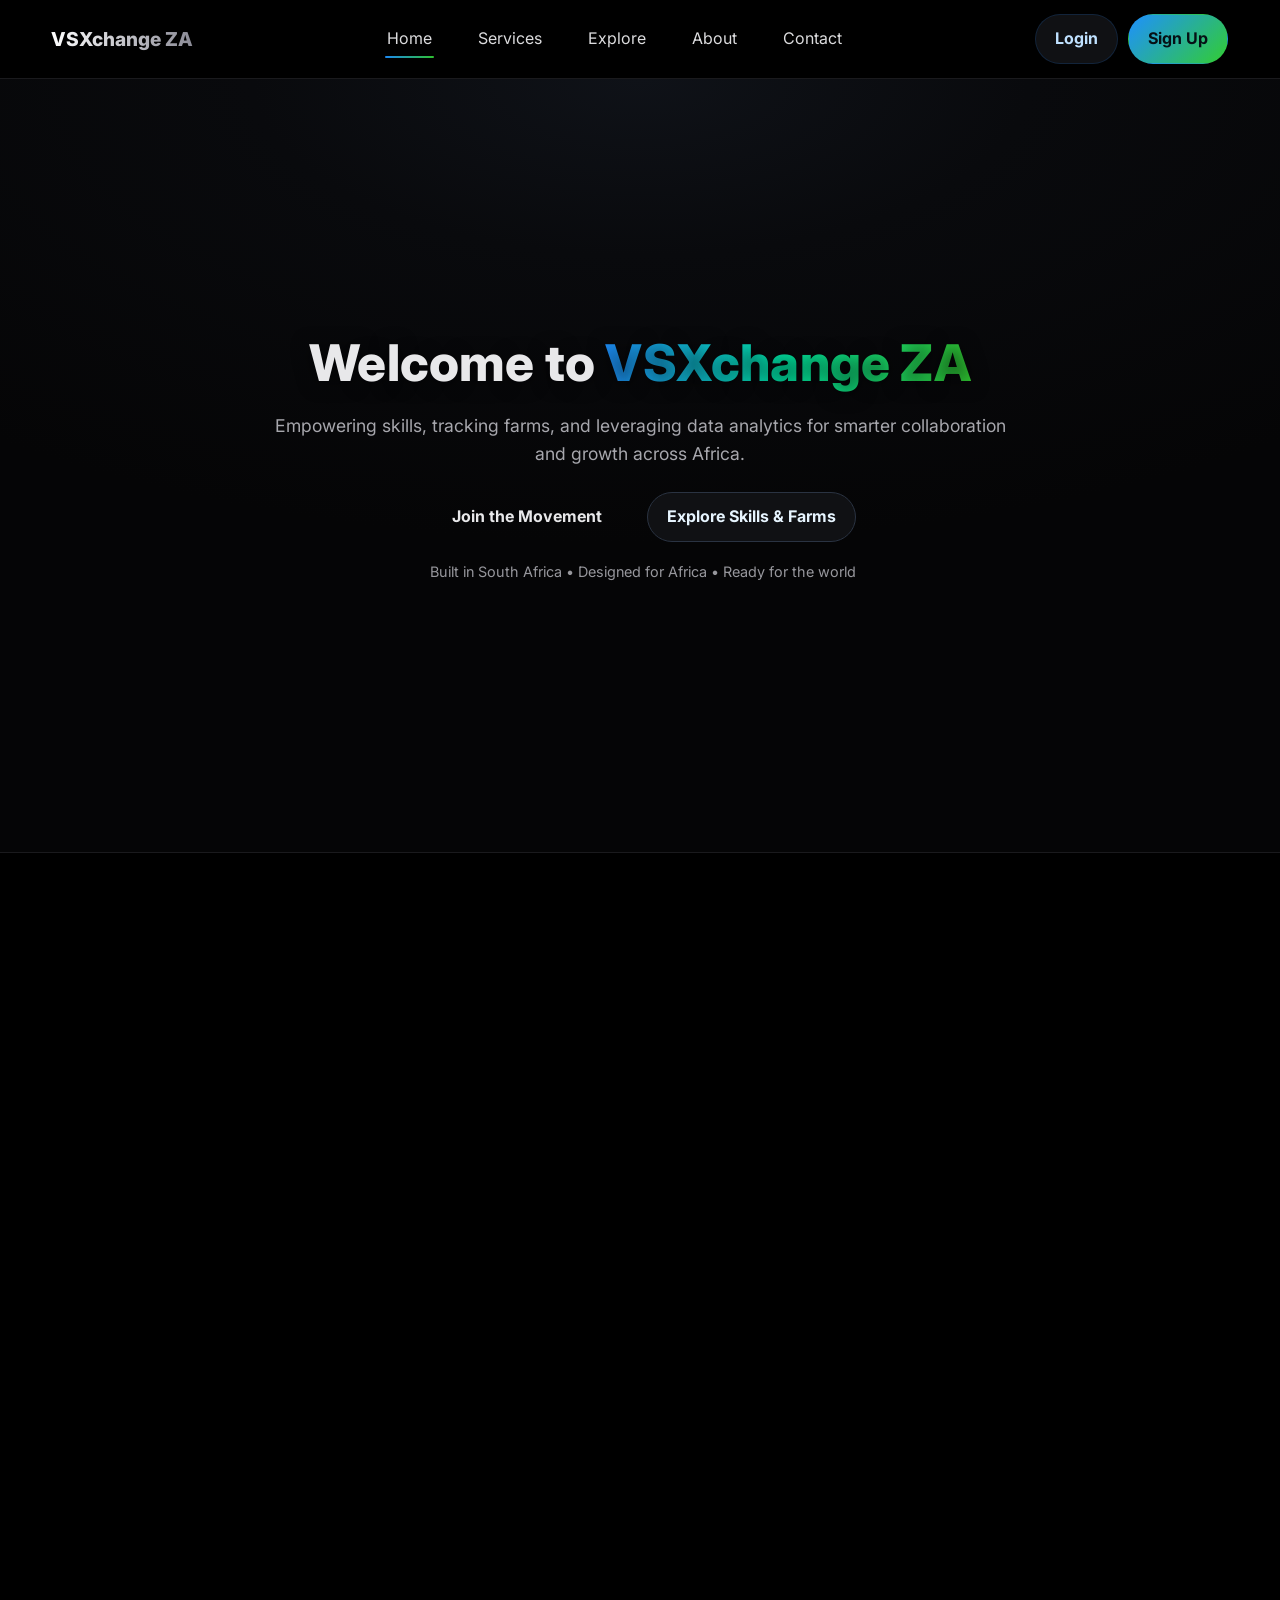
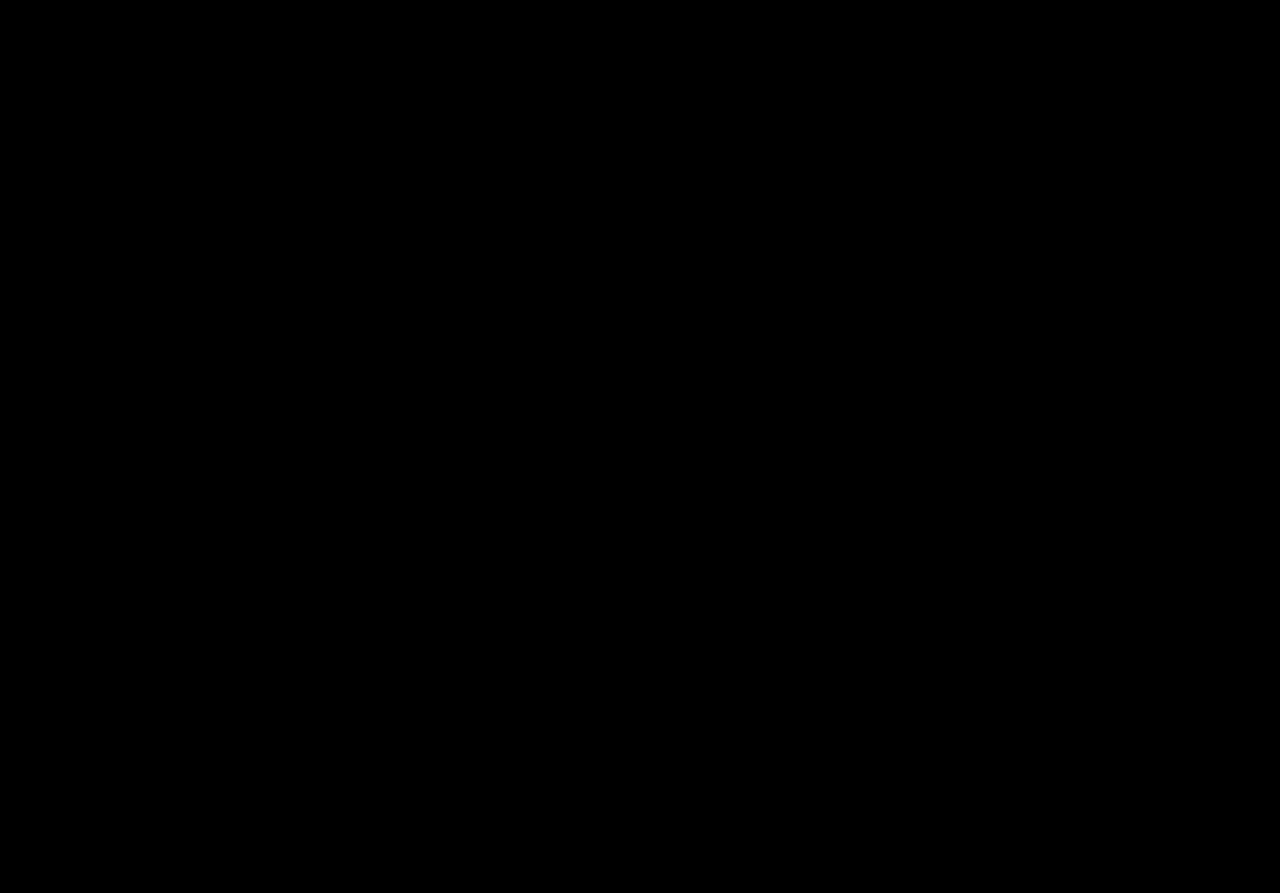
<file: frontend/public/index.html>
<!DOCTYPE html>
<html lang="en">
<head>
  <meta charset="UTF-8" />
  <meta name="viewport" content="width=device-width, initial-scale=1.0" />
  <title>VSXchange ZA - Connect, Collaborate & Analyze</title>
  <meta name="description" content="VSXchange ZA connects skilled professionals and farmers across Africa in one trusted network. Showcase skills, track farms, and leverage data analytics for smarter decisions." />

  <!-- Fonts -->
  <link href="https://fonts.googleapis.com/css2?family=Inter:wght@400;500;600;700;800&display=swap" rel="stylesheet" />

  <!-- CSS -->
  <link rel="stylesheet" href="/frontend/src/css/index.css" />
</head>
<body>
  <!-- Header -->
  <header class="header" role="banner">
    <div class="container header-container">
      <div class="logo">
        <a href="#home" aria-label="VSXchange ZA Home">VSXchange ZA</a>
      </div>

      <nav class="nav" id="nav-menu" role="navigation" aria-label="Primary">
        <ul>
          <li><a class="active" href="#home">Home</a></li>
          <li><a href="#services">Services</a></li>
          <li><a href="#explore">Explore</a></li>
          <li><a href="#about">About</a></li>
          <li><a href="#contact">Contact</a></li>
        </ul>
      </nav>

      <div class="auth-buttons">
        <a href="login.html" class="btn btn-outline">Login</a>
        <a href="register.html" class="btn btn-solid">Sign Up</a>
      </div>

      <button class="mobile-toggle" id="mobile-toggle" aria-label="Toggle navigation" aria-controls="nav-menu" aria-expanded="false">
        <span></span><span></span><span></span>
      </button>
    </div>
  </header>

  <!-- Hero -->
  <section class="hero" id="home" aria-labelledby="hero-title">
    <div class="hero-bg">
      <div class="glow glow-a"></div>
      <div class="glow glow-b"></div>
      <div class="glow glow-c"></div>
      <div class="grid-overlay" aria-hidden="true"></div>
    </div>

    <div class="hero-content container">
      <h1 id="hero-title" class="hero-title">Welcome to <span>VSXchange ZA</span></h1>
      <p class="hero-subtitle">
        Empowering skills, tracking farms, and leveraging data analytics for smarter collaboration and growth across Africa.
      </p>

      <div class="cta-row">
        <a href="register.html" class="btn btn-cta" data-cta="primary" aria-label="Join VSXchange ZA">
          <span class="btn-glow"></span>
          <span class="btn-label">Join the Movement</span>
          <span class="btn-ring" aria-hidden="true"></span>
        </a>
        <a href="#explore" class="btn btn-ghost">Explore Skills & Farms</a>
      </div>

      <div class="trust-strip" role="note" aria-label="Trust signals">
        <span class="dot"></span> Built in South Africa • Designed for Africa • Ready for the world
      </div>
    </div>
  </section>

  <!-- Services -->
  <section id="services" class="section" aria-labelledby="services-title">
    <div class="section-container container">
      <h2 id="services-title" class="section-title">Our Services</h2>
      <p class="section-lead">
        Showcase your work, track farms, analyze data, and collaborate with verified professionals across Africa.
      </p>

      <div class="cards">
        <article class="card reveal">
          <h3>Find Talent Nearby</h3>
          <p>Search verified pros and farmers by skill, farm type & location. From electricians to agro-experts.</p>
        </article>
        <article class="card reveal">
          <h3>Track Farm Productivity</h3>
          <p>Monitor farm outputs, yields, and growth trends using real-time data analytics for smarter decisions.</p>
        </article>
        <article class="card reveal">
          <h3>Data-Driven Decisions</h3>
          <p>Leverage analytics dashboards to optimize projects, farming, and collaboration impact.</p>
        </article>
      </div>
    </div>
  </section>

  <!-- Explore -->
  <section id="explore" class="section" aria-labelledby="explore-title">
    <div class="section-container container">
      <h2 id="explore-title" class="section-title">Explore Skills & Farms</h2>
      <p class="section-lead">Browse talents and farmers across South Africa. Filter by category, location, and performance metrics.</p>
      <a href="explore.html" class="btn btn-solid">Start Exploring</a>
    </div>
  </section>

  <!-- About -->
  <section id="about" class="section" aria-labelledby="about-title">
    <div class="section-container container">
      <h2 id="about-title" class="section-title">About VSXchange</h2>
      <p class="section-lead">
        Built for Africa, by Africans. VSXchange ZA bridges the gap between skill and demand, empowering professionals and farmers with trusted collaboration and data insights.
      </p>
    </div>
  </section>

  <!-- Contact -->
  <section id="contact" class="section" aria-labelledby="contact-title">
    <div class="section-container container">
      <h2 id="contact-title" class="section-title">Contact Us</h2>
      <p class="section-lead">Have questions or want to partner? Let’s talk.</p>
      <div class="contact-actions">
        <a href="mailto:support@vsxchangeza.com" class="btn btn-ghost">Email Us</a>
        <a href="register.html" class="btn btn-solid">Create Account</a>
      </div>
    </div>
  </section>

  <!-- Footer -->
  <footer role="contentinfo" class="footer">
    <div class="container footer-inner">
      <p>&copy; 2025 VSXchange ZA. All Rights Reserved.</p>
      <nav class="footer-nav" aria-label="Footer">
        <a href="#home">Home</a>
        <a href="#services">Services</a>
        <a href="#explore">Explore</a>
        <a href="#about">About</a>
      </nav>
    </div>
  </footer>

  <!-- JS -->
  <script src="/frontend/src/js/index.js"></script>
</body>
</html>
</file>
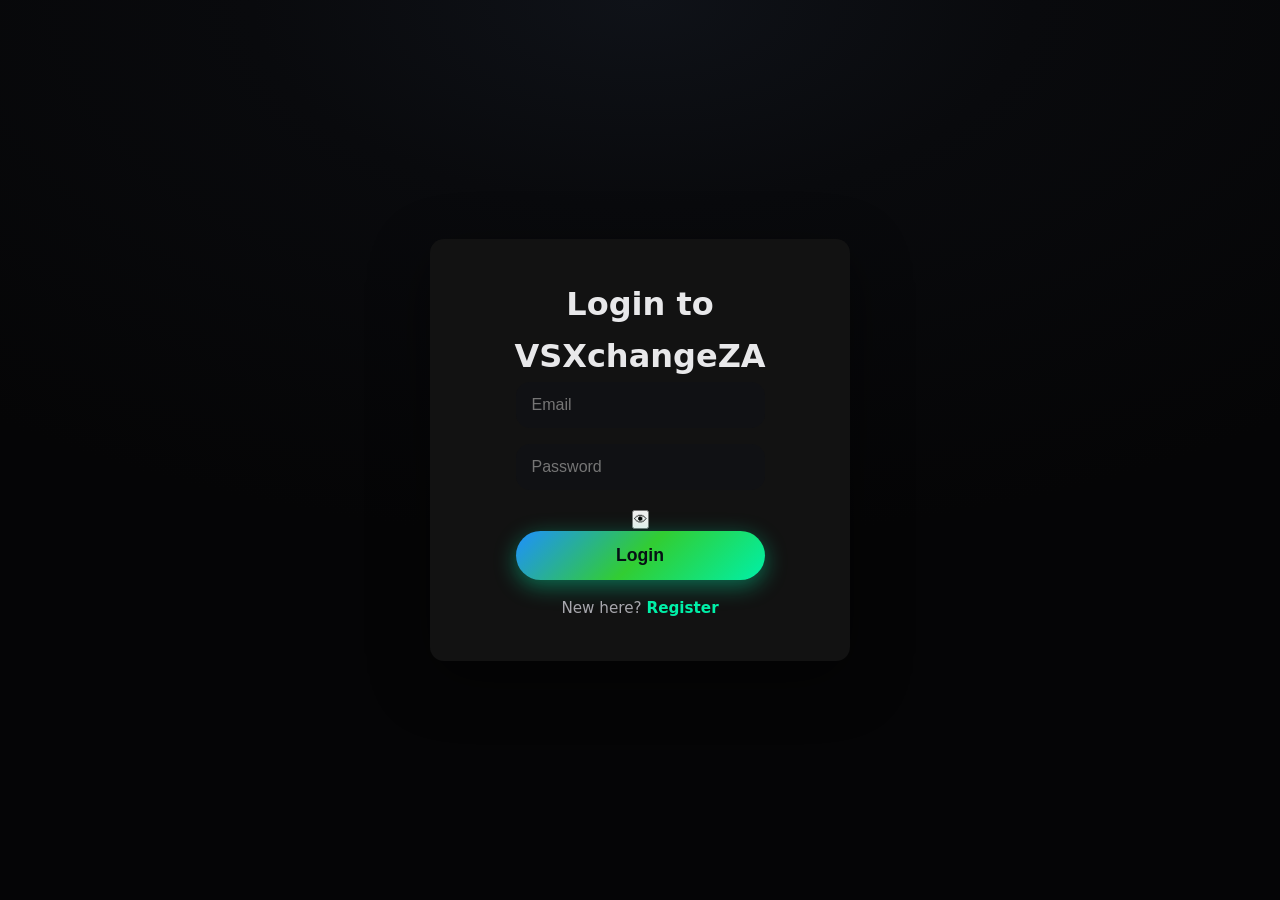
<file: frontend/public/login.html>
<!DOCTYPE html>
<html lang="en">
<head>
  <meta charset="UTF-8" />
  <meta name="viewport" content="width=device-width,initial-scale=1" />
  <title>Login — VSXchangeZA</title>
  <link rel="stylesheet" href="../src/css/auth.css" />
</head>
<body class="auth-body">
  <div class="auth-container">
    <h1>Login to VSXchangeZA</h1>
    <form id="loginForm">
      <input type="email" id="email" placeholder="Email" required />
      <input type="password" id="password" placeholder="Password" required />
      <button type="submit">Login</button>
    </form>
    <p class="auth-switch">New here? <a href="register.html">Register</a></p>
  </div>
  <script src="../src/js/auth.js"></script>
</body>
</html>
</file>
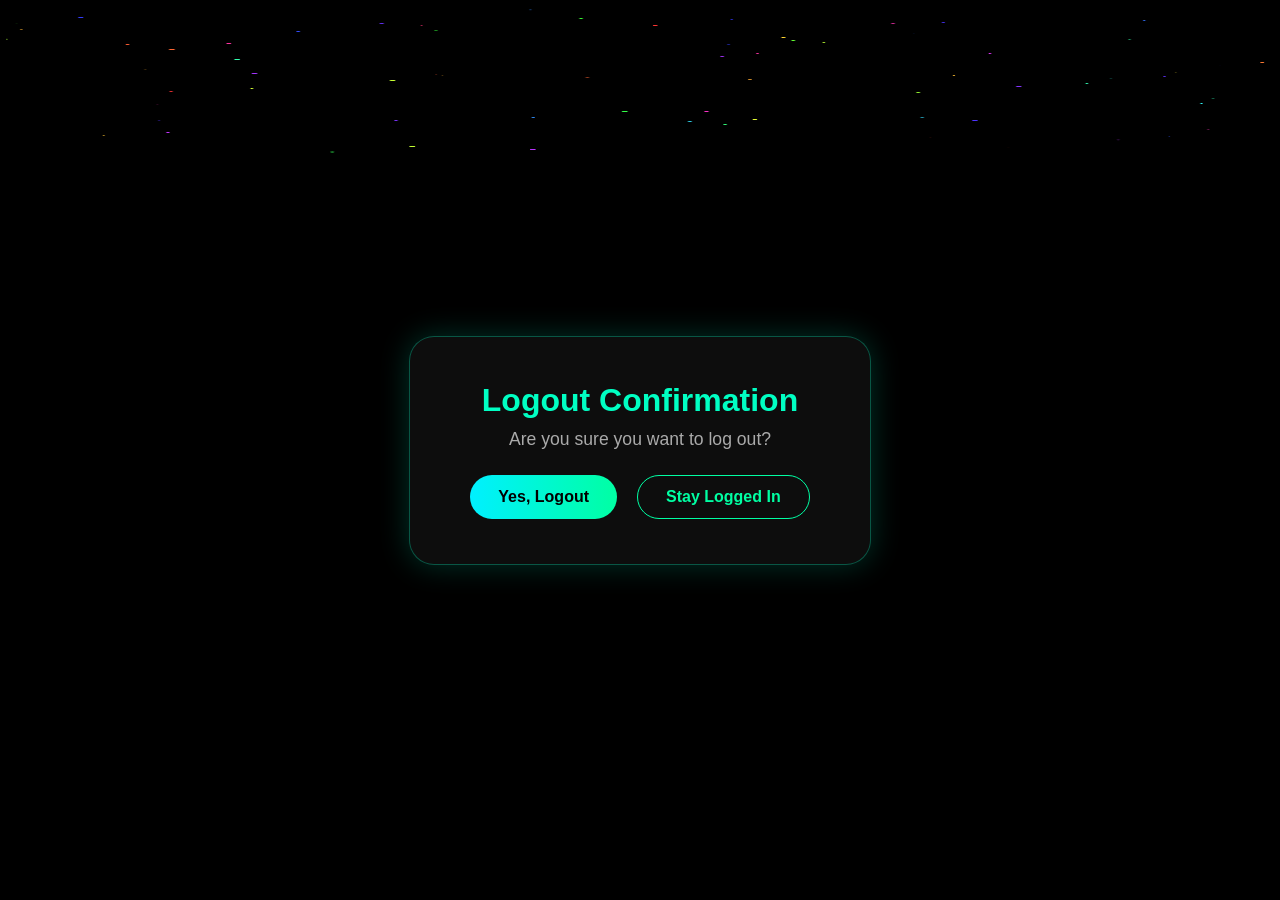
<file: frontend/public/logout.html>
<!DOCTYPE html>
<html lang="en">
<head>
  <meta charset="UTF-8">
  <meta name="viewport" content="width=device-width, initial-scale=1.0">
  <title>Logout • VSXchangeZA</title>
  <link rel="stylesheet" href="/frontend/src/css/logout.css">
</head>
<body>
  <canvas id="particleCanvas"></canvas>

  <div class="logout-container">
    <div class="logout-card">
      <h1>Logout Confirmation</h1>
      <p>Are you sure you want to log out?</p>
      <div class="button-group">
        <button id="confirmLogout" class="confirm">Yes, Logout</button>
        <button id="cancelLogout" class="cancel">Stay Logged In</button>
      </div>
    </div>
  </div>

  <script src="/frontend/src/js/logout.js"></script>
</body>
</html>
</file>
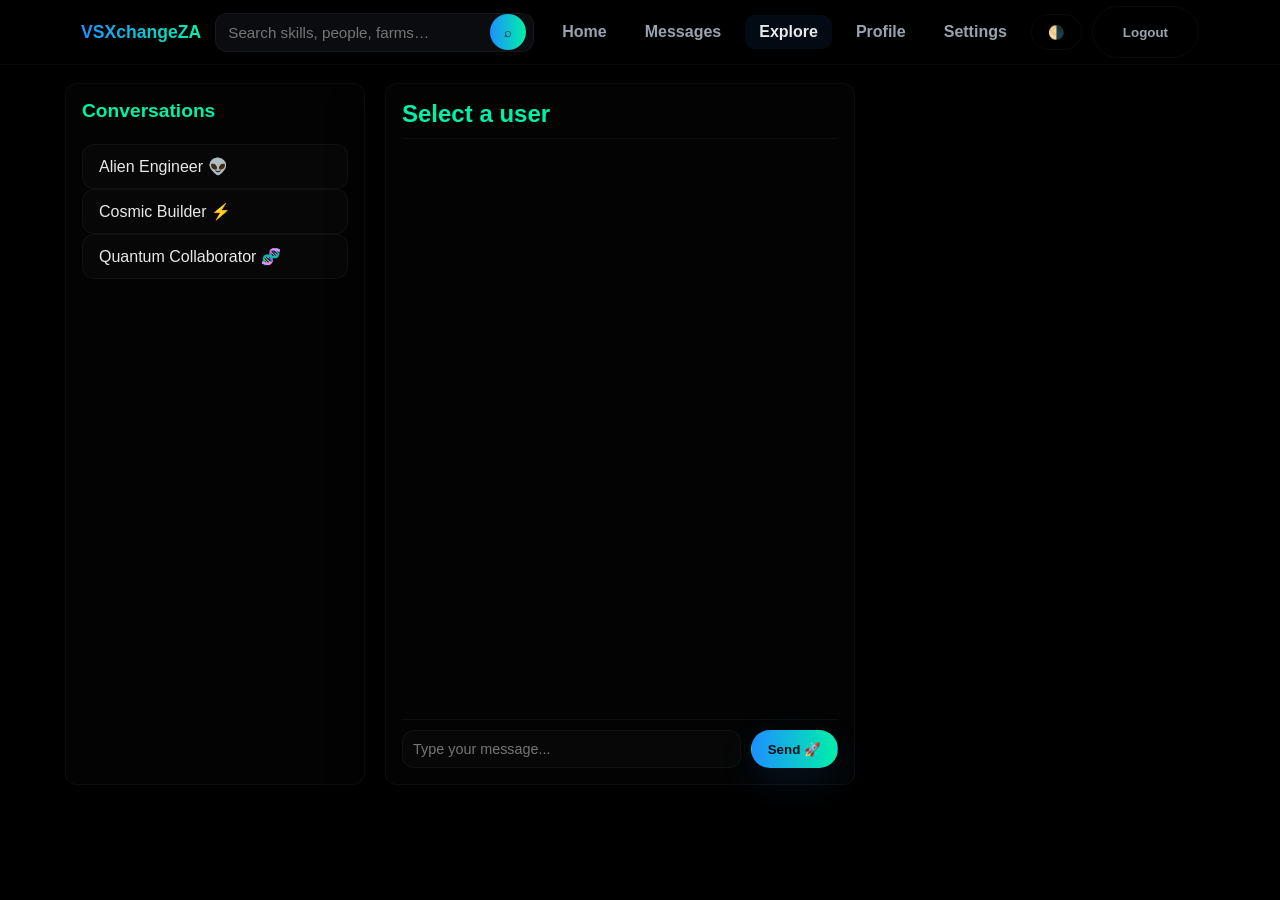
<file: frontend/public/messages.html>
<!DOCTYPE html>
<html lang="en">
<head>
  <meta charset="UTF-8" />
  <meta name="viewport" content="width=device-width, initial-scale=1.0" />
  <title>Messages | VSXchangeZA</title>
  <link rel="stylesheet" href="/frontend/src/css/messages.css" />
  <script defer src="/frontend/src/js/messages.js"></script>
</head>
<body>
  <header class="appbar">
    <div class="container appbar-row">
      <a href="dashboard.html" class="brand">VSXchange<span>ZA</span></a>
        <form id="searchForm" class="search" role="search" onsubmit="return false;" autocomplete="off">
        <input id="globalSearch" name="q" type="search" placeholder="Search skills, people, farms…" aria-label="Search the network" />
        <button id="searchBtn" type="button" aria-label="Search">⌕</button>
        <ul id="searchResults" class="search-results" role="listbox" aria-hidden="true"></ul>
      </form>
      <nav class="topnav">
        
      <nav class="topnav">
        <a href="/frontend/public/dashboard.html">Home</a>
        <a href="/frontend/public/messages.html">Messages</a>
        <a href="/frontend/public/explore.html" class="active">Explore</a>
        <a href="/frontend/public/profile.html" id="profileLink">Profile</a>
        <a href="/frontend/public/settings.html">Settings</a>
        <button id="toggleTheme" class="btn ghost" title="Toggle theme" aria-pressed="false">🌗</button>
        <button id="logout" class="btn ghost" title="Logout"><a href="/frontend/public/logout.html">Logout</a></button>
      </nav>
      </nav>
    </div>
  </header>

  <main class="layout messages-layout container">
    <aside class="chat-list card">
      <h2>Conversations</h2>
      <div id="chatList"></div>
    </aside>

    <section class="chat-window card">
      <div class="chat-header">
        <h2 id="chatWith">Select a user</h2>
      </div>
      <div id="chatMessages" class="chat-messages"></div>
      <div class="chat-input">
        <input type="text" id="messageInput" placeholder="Type your message..." />
        <button id="sendBtn" class="btn primary">Send 🚀</button>
      </div>
    </section>
  </main>
</body>
</html>
</file>
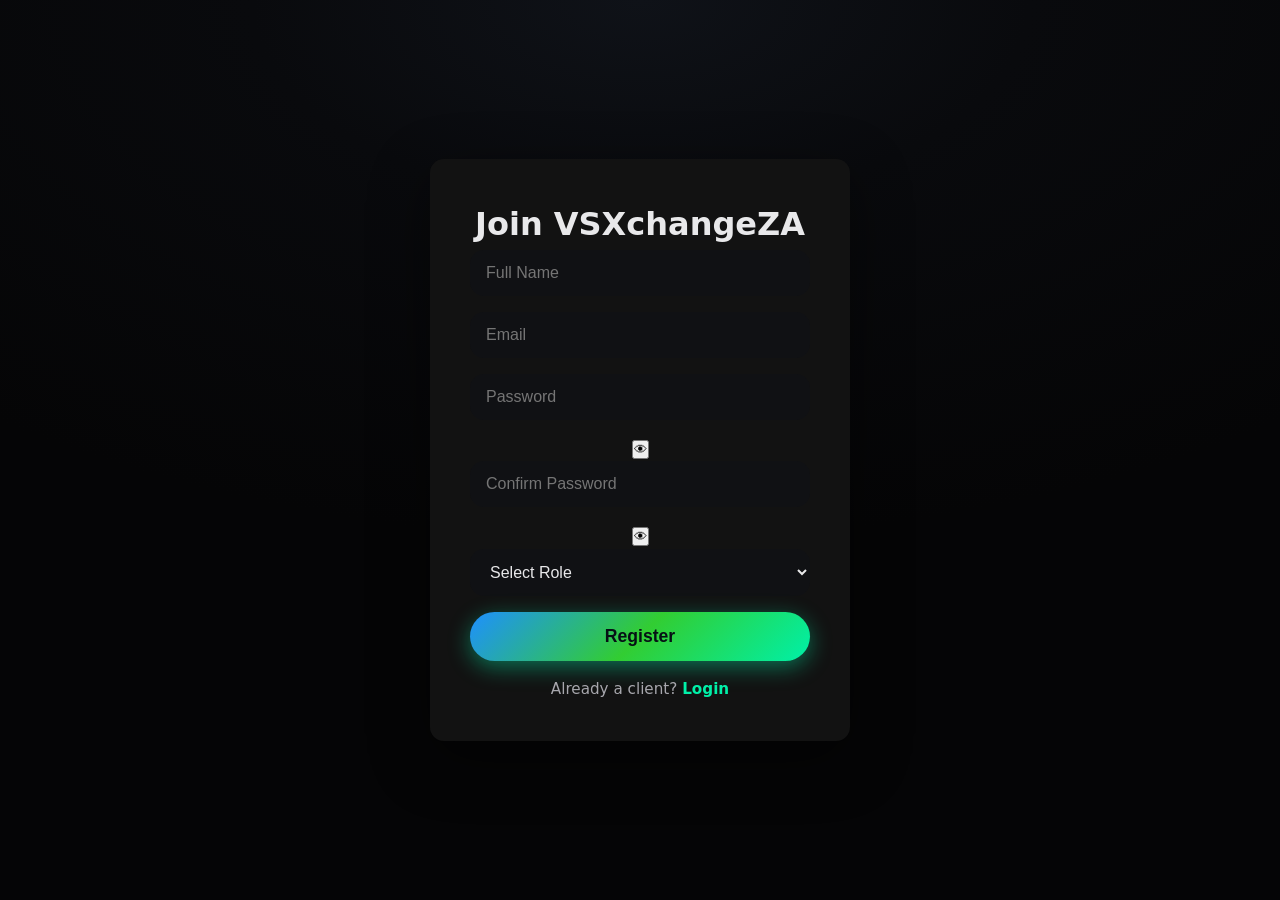
<file: frontend/public/register.html>
<!DOCTYPE html>
<html lang="en">
<head>
  <meta charset="UTF-8" />
  <meta name="viewport" content="width=device-width,initial-scale=1" />
  <title>Register — VSXchangeZA</title>
  <link rel="stylesheet" href="../src/css/auth.css" />
</head>
  <body class="auth-body">
  <div class="auth-container">
    <h1>Join VSXchangeZA</h1>
    <form id="registerForm">
      <input type="text" id="name" placeholder="Full Name" required />
      <input type="email" id="email" placeholder="Email" required />
      <input type="password" id="password" placeholder="Password" required />
      <input type="password" id="confirmPassword" placeholder="Confirm Password" required />
      
      <select id="role" required>
        <option value="">Select Role</option>
        <option value="client">Client</option>
        <option value="farmer">Farmer</option>
        <option value="skilled">Skilled Person</option>
      </select>

      <button type="submit">Register</button>
    </form>
    <p class="auth-switch">Already a client? <a href="login.html">Login</a></p>
  </div>
  <script src="../src/js/auth.js"></script>
</body>
</html>
</file>
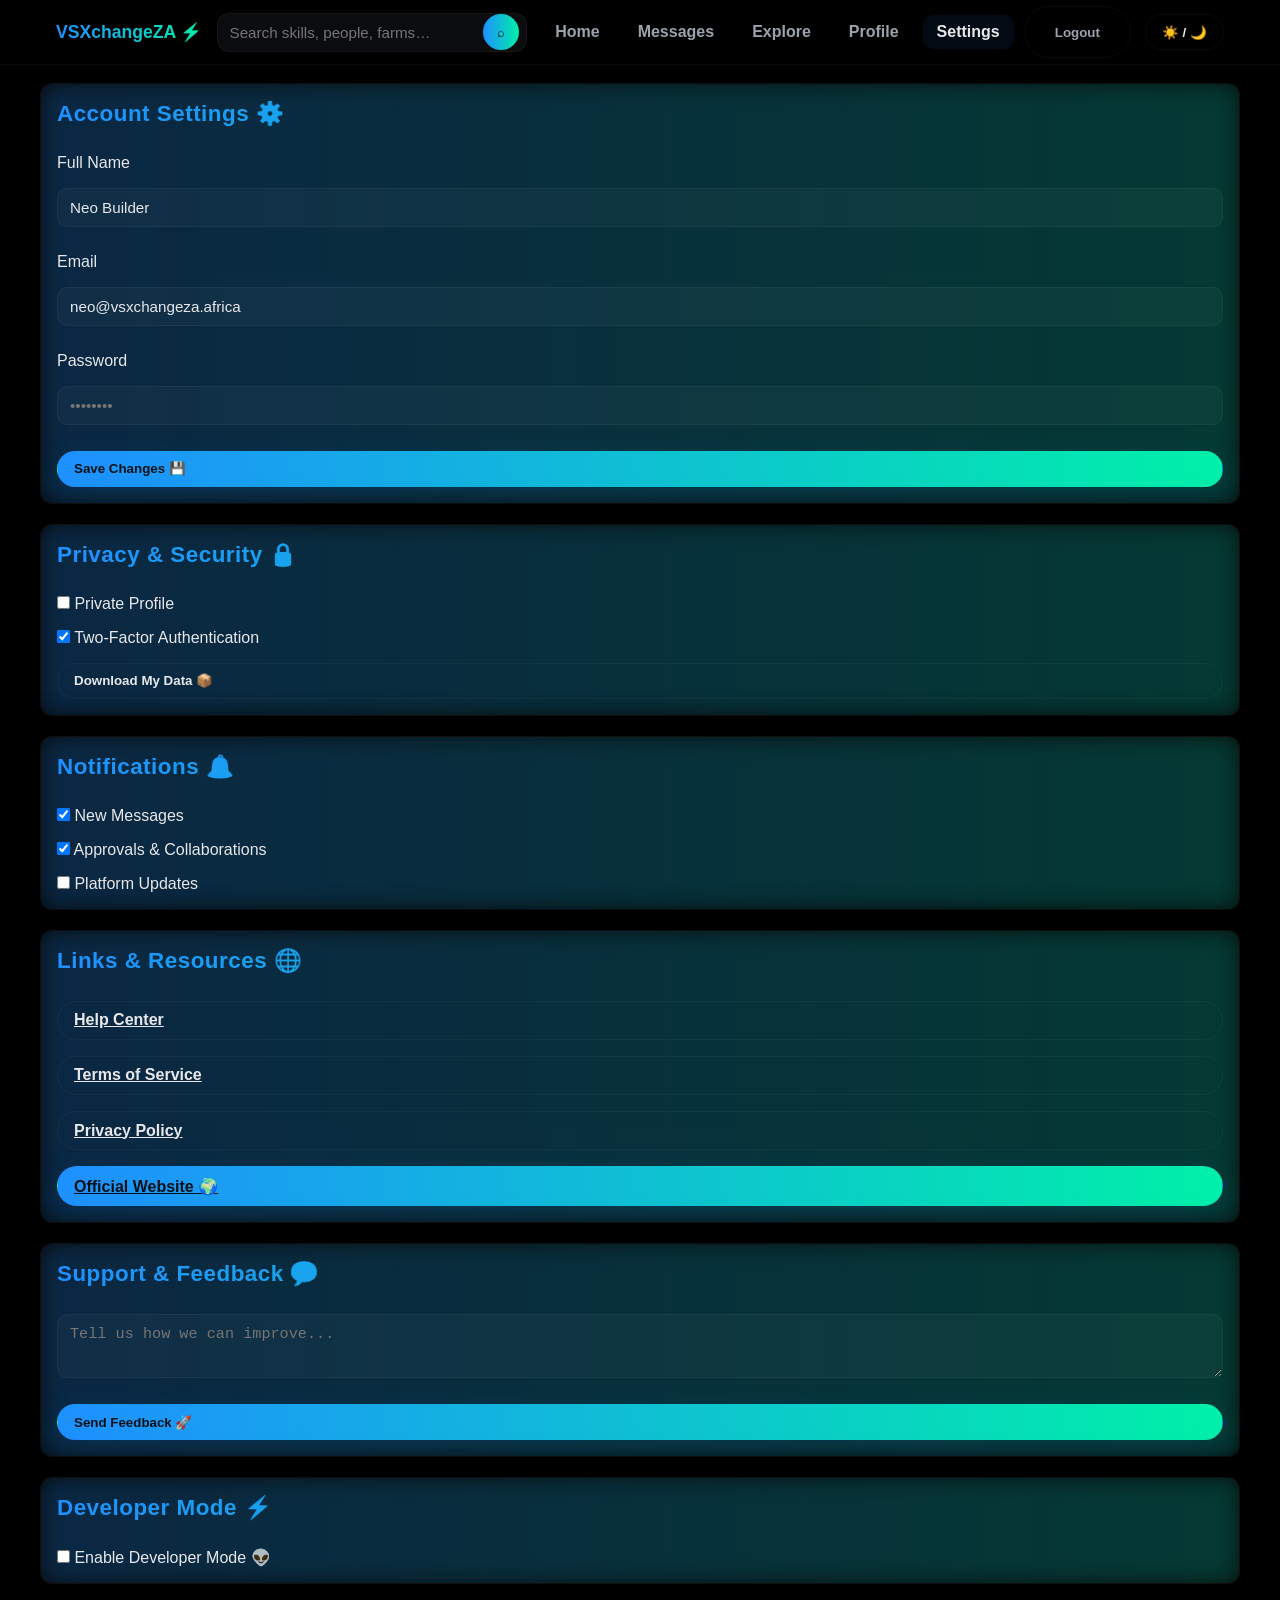
<file: frontend/public/settings.html>
<!DOCTYPE html>
<html lang="en" data-theme="dark">
<head>
  <meta charset="UTF-8">
  <meta name="viewport" content="width=device-width, initial-scale=1.0">
  <title>Settings — VSXchangeZA ⚡</title>
  <link rel="stylesheet" href="/frontend/src/css/dashboard.css">
  <link rel="stylesheet" href="/frontend/src/css/settings.css">
  <link rel="icon" href="favicon.ico">
</head>
<body>

  <!-- Appbar -->
  <header class="appbar">
    <div class="container appbar-row">
      <a href="./dashboard.html" class="brand">VSXchangeZA ⚡</a>
       <form id="searchForm" class="search" role="search" onsubmit="return false;" autocomplete="off">
        <input id="globalSearch" name="q" type="search" placeholder="Search skills, people, farms…" aria-label="Search the network" />
        <button id="searchBtn" type="button" aria-label="Search">⌕</button>
        <ul id="searchResults" class="search-results" role="listbox" aria-hidden="true"></ul>
      </form>
      <nav class="topnav">
        <a href="/frontend/public/dashboard.html">Home</a>
        <a href="/frontend/public/messages.html">Messages</a>
        <a href="/frontend/public/search.html">Explore</a>
        <a href="/frontend/public/profile.html">Profile</a>
        <a href="/frontend/public/settings.html" class="active">Settings</a>
        <button id="logout" class="btn ghost" title="Logout"><a href="/frontend/public/logout.html">Logout</a></button>
      </nav>
      <button id="toggleTheme" class="btn ghost">☀️ / 🌙</button>
    </div>
  </header>

  <!-- Main Layout -->
  <main class="container layout" style="grid-template-columns: 1fr;">
    <!-- Account Settings -->
    <section class="card plasma">
      <h2 class="neon-heading">Account Settings ⚙️</h2>
      <div class="stack">
        <label>Full Name</label>
        <input id="fullName" type="text" class="input-glass" placeholder="Your Name">

        <label>Email</label>
        <input id="email" type="email" class="input-glass" placeholder="Your Email">

        <label>Password</label>
        <input id="password" type="password" class="input-glass" placeholder="••••••••">

        <button id="saveAccount" class="btn primary full">Save Changes 💾</button>
      </div>
    </section>

    <!-- Privacy & Security -->
    <section class="card plasma">
      <h2 class="neon-heading">Privacy & Security 🔒</h2>
      <div class="stack">
        <label class="toggle">
          <input type="checkbox" id="privateMode"> Private Profile
        </label>
        <label class="toggle">
          <input type="checkbox" id="twoFA"> Two-Factor Authentication
        </label>
        <button id="downloadData" class="btn ghost full">Download My Data 📦</button>
      </div>
    </section>

    <!-- Notifications -->
    <section class="card plasma">
      <h2 class="neon-heading">Notifications 🔔</h2>
      <div class="stack">
        <label class="toggle"><input type="checkbox" id="notifMessages" checked> New Messages</label>
        <label class="toggle"><input type="checkbox" id="notifApprovals" checked> Approvals & Collaborations</label>
        <label class="toggle"><input type="checkbox" id="notifUpdates"> Platform Updates</label>
      </div>
    </section>

    <!-- Links -->
    <section class="card plasma">
      <h2 class="neon-heading">Links & Resources 🌐</h2>
      <div class="stack">
        <a href="./help.html" class="btn ghost full">Help Center</a>
        <a href="./terms.html" class="btn ghost full">Terms of Service</a>
        <a href="./privacy.html" class="btn ghost full">Privacy Policy</a>
        <a href="https://vsxchangeza.africa" target="_blank" class="btn primary full">Official Website 🌍</a>
      </div>
    </section>

    <!-- Feedback -->
    <section class="card plasma">
      <h2 class="neon-heading">Support & Feedback 💬</h2>
      <div class="stack">
        <textarea id="feedback" placeholder="Tell us how we can improve..." class="input-glass"></textarea>
        <button id="sendFeedback" class="btn primary full">Send Feedback 🚀</button>
      </div>
    </section>

    <!-- Developer Mode -->
    <section class="card plasma" id="devSection">
      <h2 class="neon-heading">Developer Mode ⚡</h2>
      <div class="stack">
        <label class="toggle"><input type="checkbox" id="enableDev"> Enable Developer Mode 👽</label>
        <div id="devOptions" class="hidden">
          <button class="btn ghost full" id="aiLayout">Activate AI Layout 🧠</button>
          <button class="btn ghost full" id="energyTheme">Live Energy Theme 🌈</button>
          <button class="btn ghost full" id="voiceControl">Enable Voice Control 🎙️</button>
        </div>
      </div>
    </section>
  </main>

  <script src="/frontend/src/js/settings.js"></script>
</body>
</html>
</file>
<file: frontend/src/css/index.css>
/* ========== Root & Reset ========== */
:root {
  --black: #000000;
  --pitch: #0b0b0c;
  --ink: #101114;
  --blue: #1e90ff;
  --green: #32cd32;
  --mint: #00f0a8;
  --text: #e8e8ea;
  --muted: #a7a7ad;
  --line: #1a1a1d;
  --focus: #8fdcff;
  --radius: 14px;
  --shadow-1: 0 6px 24px rgba(0,0,0,0.25);
  --shadow-2: 0 18px 60px rgba(0,0,0,0.45);
  --speed-1: 180ms;
  --speed-2: 320ms;
  --ease: cubic-bezier(.22,.61,.36,1);
}

*,
*::before,
*::after {
  box-sizing: border-box;
  margin: 0;
  padding: 0;
}

html, body {
  height: 100%;
  font-family: 'Inter', system-ui, -apple-system, Segoe UI, Roboto, Arial, sans-serif;
  background: var(--black);
  color: var(--text);
  line-height: 1.6;
  scroll-behavior: smooth;
  overflow-x: hidden;
}

/* Links & images */
a { text-decoration: none; color: inherit; }
img { max-width: 100%; display: block; }

/* Container */
.container { width: min(1200px, 92%); margin-inline: auto; }

/* ========== Header ========== */
.header {
  position: sticky; top: 0; z-index: 1000;
  background: color-mix(in oklab, var(--black) 85%, transparent);
  backdrop-filter: saturate(140%) blur(10px);
  border-bottom: 1px solid var(--line);
}

.header-container {
  display: flex; align-items: center; justify-content: space-between; padding: 14px 0;
}

.logo a {
  font-weight: 800;
  font-size: 1.2rem;
  background: linear-gradient(90deg, #fff, #8b8b96);
  -webkit-background-clip: text;
  background-clip: text;
  color: transparent;
}

.nav ul {
  display: flex; gap: 22px; list-style: none; padding: 0; margin: 0;
}

.nav a {
  display: inline-block;
  padding: 8px 12px;
  border-radius: 12px;
  color: var(--text);
  opacity: .95;
  position: relative;
  transition: all var(--speed-1) var(--ease);
}

.nav a:hover, .nav a:focus-visible { opacity: 1; }

.nav a.active::after, .nav a:focus-visible::after {
  content: "";
  position: absolute;
  left: 10px; right: 10px; bottom: 2px; height: 2px;
  background: linear-gradient(90deg, var(--blue), var(--green));
  border-radius: 2px;
}

/* Auth buttons */
.auth-buttons { display: flex; gap: 10px; align-items: center; }

.btn {
  display: inline-flex; align-items: center; justify-content: center;
  gap: .5rem; padding: .7rem 1.2rem; border-radius: 999px; font-weight: 700;
  border: 1px solid transparent; cursor: pointer;
  transition: all var(--speed-1) var(--ease);
  will-change: transform, opacity, box-shadow;
}

.btn:focus-visible { outline: 2px solid var(--focus); outline-offset: 2px; }

.btn-outline {
  border-color: #2388ff2a;
  color: #bfe1ff;
  background: var(--ink);
}

.btn-outline:hover {
  transform: translateY(-2px);
  border-color: #2ea0ff55;
  box-shadow: 0 6px 28px rgba(46, 160, 255, .2);
}

.btn-solid {
  background: linear-gradient(135deg, var(--blue), var(--green));
  color: #061015;
}

.btn-solid:hover {
  filter: saturate(1.1) brightness(1.05);
  transform: translateY(-2px);
}

.btn-ghost {
  border: 1px solid #2a3342;
  background: var(--ink);
  color: #e7f5ff;
  font-weight: 700;
}

.btn-ghost:hover {
  border-color: #2ea0ff55;
  box-shadow: 0 8px 28px rgba(33,114,255,.12);
}

/* ========== Mobile Toggle ========== */
.mobile-toggle {
  display: none; width: 36px; height: 28px; border: 0; background: transparent; cursor: pointer;
}
.mobile-toggle span {
  display: block; width: 100%; height: 3px; background: #e6f2ff;
  border-radius: 3px;
  transform-origin: 6px 2px;
  transition: all var(--speed-1) var(--ease);
}
.mobile-toggle.active span:nth-child(1){ transform: rotate(45deg) translateY(6px); }
.mobile-toggle.active span:nth-child(2){ opacity: 0; }
.mobile-toggle.active span:nth-child(3){ transform: rotate(-45deg) translateY(-6px); }

/* ========== Hero ========== */
.hero {
  position: relative; min-height: 86vh; display: grid; place-items: center; text-align: center;
  background: radial-gradient(80% 60% at 50% 0%, #0f1218 0%, #090a0d 38%, #050506 100%);
  border-bottom: 1px solid var(--line);
}

.hero-bg { position: absolute; inset: 0; z-index: 1; overflow: hidden; }

.glow {
  position: absolute;
  border-radius: 50%;
  filter: blur(120px);
  opacity: 0.6;
  will-change: transform;
}

.glow-a { background: radial-gradient(circle,#1e90ff 0%,transparent 70%); top: -10%; left: -5%; animation: drift-a 16s ease-in-out infinite alternate; }
.glow-b { background: radial-gradient(circle,#32cd32 0%,transparent 70%); bottom: -10%; right: -5%; animation: drift-b 18s ease-in-out infinite alternate; }
.glow-c { background: radial-gradient(circle,#00f0a8 0%,transparent 70%); top: 30%; right: 20%; animation: drift-c 20s ease-in-out infinite alternate; }

.grid-overlay {
  position: absolute; inset: 0; pointer-events: none; opacity: 0.06;
  background:
    radial-gradient(circle, rgba(255,255,255,0.03) 1px, transparent 1px),
    radial-gradient(circle, rgba(255,255,255,0.03) 1px, transparent 1px);
  background-position: 0 0, 20px 20px;
  background-size: 40px 40px;
}

.hero-content {
  position: relative; z-index: 3; padding: clamp(1.5rem,3vw,2.5rem) 0 4rem;
}

.hero-title { font-weight: 800; letter-spacing: .2px; font-size: clamp(1.9rem, 1.4rem + 2.2vw, 3.2rem); text-shadow: 0 2px 18px rgba(0,0,0,.6); }
.hero-title span { background: linear-gradient(90deg, var(--blue), var(--mint), var(--green)); -webkit-background-clip: text; background-clip: text; color: transparent; }
.hero-subtitle { color: var(--muted); max-width: 760px; margin: .5rem auto 1.4rem; font-size: clamp(.98rem, .9rem + .4vw, 1.1rem); }

.cta-row { display: flex; flex-wrap: wrap; justify-content: center; align-items: center; gap: 16px; margin-top: 1.5rem; }

.trust-strip { display: flex; justify-content: center; align-items: center; gap: 6px; font-size: .9rem; color: var(--muted); opacity: .9; margin-top: 1.1rem; }

/* Cards */
.cards { display: grid; grid-template-columns: repeat(auto-fit,minmax(280px,1fr)); gap: 1.8rem; margin-top: 2rem; }

.card { background: var(--ink); padding: 2rem; border-radius: var(--radius); box-shadow: var(--shadow-1); transition: transform var(--speed-2) var(--ease), box-shadow var(--speed-2) var(--ease); cursor: default; }
.card:hover { transform: translateY(-6px); box-shadow: var(--shadow-2); }
.card h3 { color: var(--blue); margin-bottom: .5rem; font-size: 1.3rem; }
.card p { color: var(--muted); font-size: 0.95rem; }

/* Sections */
.section { padding: clamp(3rem,6vw,6rem) 0; position: relative; z-index: 2; }
.section-title { font-weight: 800; font-size: clamp(1.6rem,1.2rem + 2vw, 2.4rem); text-align: center; color: #fff; margin-bottom: .6rem; }
.section-lead { text-align: center; color: var(--muted); max-width: 680px; margin: 0 auto 2rem; font-size: clamp(.95rem, .9rem + .3vw, 1.05rem); }

/* Footer */
.footer { background: var(--pitch); color: var(--muted); padding: 2rem 0; text-align: center; font-size: .875rem; }
.footer-nav { display: flex; justify-content: center; gap: 1rem; margin-top: .7rem; }
.footer-nav a:hover { text-decoration: underline; }

/* ========== Reveal on scroll ========== */
.reveal { opacity: 0; transform: translateY(20px); transition: all 0.8s var(--ease); will-change: transform, opacity; }
.reveal.active { opacity: 1; transform: translateY(0); }

/* ========== Animations ========== */
@keyframes drift-a { 0% { transform: translate(0,0); } 100% { transform: translate(50px,60px); } }
@keyframes drift-b { 0% { transform: translate(0,0); } 100% { transform: translate(-40px,-50px); } }
@keyframes drift-c { 0% { transform: translate(0,0); } 100% { transform: translate(30px,-40px); } }

/* ========== Responsive ========== */
@media (max-width: 992px) {
  .nav ul { flex-direction: column; gap: 14px; background: var(--ink); position: absolute; top: 100%; right: 0; width: 220px; padding: 1.5rem; border-radius: var(--radius); opacity: 0; pointer-events: none; transform: translateY(-10px); transition: all var(--speed-2) var(--ease); }
  .nav ul.open { opacity: 1; pointer-events: auto; transform: translateY(0); }
  .mobile-toggle { display: block; }
  .cards { grid-template-columns: 1fr; gap: 1.5rem; }
}
</file>
<file: frontend/src/css/auth.css>
/* ========== Root & Reset ========== */
:root {
  --black: #000000;
  --pitch: #0b0b0c;
  --ink: #101114;
  --blue: #1e90ff;
  --green: #32cd32;
  --mint: #00f0a8;
  --text: #e8e8ea;
  --muted: #a7a7ad;
  --line: #1a1a1d;
  --focus: #8fdcff;
  --radius: 14px;
  --shadow-1: 0 6px 24px rgba(0,0,0,0.25);
  --shadow-2: 0 18px 60px rgba(0,0,0,0.45);
  --speed-1: 180ms;
  --speed-2: 320ms;
  --ease: cubic-bezier(.22,.61,.36,1);
}

*,
*::before,
*::after {
  box-sizing: border-box;
  margin: 0;
  padding: 0;
}

html, body {
  height: 100%;
  font-family: 'Inter', system-ui, -apple-system, Segoe UI, Roboto, Arial, sans-serif;
  background: var(--black);
  color: var(--text);
  line-height: 1.6;
  scroll-behavior: smooth;
  overflow-x: hidden;
}

/* ========== Auth Body & Container ========== */
.auth-body {
  display: flex;
  justify-content: center;
  align-items: center;
  min-height: 100vh;
  position: relative;
  background: radial-gradient(80% 60% at 50% 0%, #0f1218 0%, #090a0d 38%, #050506 100%);
}

.auth-container {
  position: relative;
  z-index: 2;
  width: 100%;
  max-width: 420px;
  padding: 2.5rem;
  background: rgba(20,20,20,0.95);
  border-radius: var(--radius);
  box-shadow: var(--shadow-2);
  display: flex;
  flex-direction: column;
  align-items: center;
  text-align: center;
  backdrop-filter: blur(20px);
  transition: transform var(--speed-2) var(--ease), box-shadow var(--speed-2) var(--ease);
}

.auth-container:hover {
  transform: translateY(-3px);
  box-shadow: 0 0 50px rgba(0,255,180,0.6);
}

/* ========== Auth Title ========== */
.auth-title {
  font-size: 2rem;
  font-weight: 800;
  margin-bottom: 2rem;
  background: linear-gradient(90deg, var(--blue), var(--green), var(--mint));
  -webkit-background-clip: text;
  -webkit-text-fill-color: transparent;
}

/* ========== Inputs ========== */
form input, form select {
  width: 100%;
  padding: 14px 16px;
  margin-bottom: 16px;
  border-radius: var(--radius);
  border: none;
  background: var(--ink);
  color: var(--text);
  font-size: 1rem;
  transition: all 0.3s ease-in-out;
}

form input:focus, form select:focus {
  outline: none;
  box-shadow: 0 0 12px var(--focus);
  background: #1b1b1b;
}

/* ========== Submit Button ========== */
button[type="submit"] {
  width: 100%;
  padding: 14px 0;
  border-radius: 999px;
  border: none;
  font-weight: 700;
  font-size: 1.1rem;
  cursor: pointer;
  color: #061015;
  background: linear-gradient(135deg, var(--blue), var(--green), var(--mint));
  transition: all 0.4s ease-in-out;
  box-shadow: 0 6px 22px rgba(0,255,180,0.4);
}

button[type="submit"]:hover {
  transform: translateY(-2px) scale(1.04);
  filter: brightness(1.05);
  box-shadow: 0 8px 28px rgba(0,255,180,0.6);
}

/* ========== Auth Switch (Login/Register Links) ========== */
.auth-switch {
  margin-top: 1rem;
  font-size: 0.95rem;
  color: var(--muted);
}

.auth-switch a {
  color: var(--mint);
  font-weight: 700;
  text-decoration: none;
  transition: all var(--speed-1) var(--ease);
}

.auth-switch a:hover {
  text-shadow: 0 0 10px var(--mint);
}

/* ========== Glow Effects ========== */
.glow {
  position: absolute;
  border-radius: 50%;
  filter: blur(120px);
  opacity: 0.6;
  will-change: transform;
  z-index: 1;
}

.glow-a { background: radial-gradient(circle,#1e90ff 0%,transparent 70%); top: -10%; left: -5%; animation: drift-a 16s ease-in-out infinite alternate; }
.glow-b { background: radial-gradient(circle,#32cd32 0%,transparent 70%); bottom: -10%; right: -5%; animation: drift-b 18s ease-in-out infinite alternate; }
.glow-c { background: radial-gradient(circle,#00f0a8 0%,transparent 70%); top: 30%; right: 20%; animation: drift-c 20s ease-in-out infinite alternate; }

@keyframes drift-a { 0% { transform: translate(0,0); } 100% { transform: translate(50px,60px); } }
@keyframes drift-b { 0% { transform: translate(0,0); } 100% { transform: translate(-40px,-50px); } }
@keyframes drift-c { 0% { transform: translate(0,0); } 100% { transform: translate(30px,-40px); } }

/* ========== Responsive ========== */
@media (max-width: 768px) {
  .auth-container {
    padding: 2rem;
    max-width: 360px;
  }
  .auth-title { font-size: 1.8rem; }
  form input, form select, button[type="submit"] { padding: 12px 14px; font-size: 1rem; }
}
</file>
<file: frontend/src/css/logout.css>
@import url('https://fonts.googleapis.com/css2?family=Orbitron:wght@500;700&display=swap');

body {
  margin: 0;
  overflow: hidden;
  background: radial-gradient(circle at top, #0d0d1a, #01010a);
  color: #e0e0e0;
  font-family: 'Orbitron', sans-serif;
  display: flex;
  justify-content: center;
  align-items: center;
  height: 100vh;
}

.logout-container {
  position: relative;
  z-index: 2;
}

.logout-card {
  text-align: center;
  background: rgba(255, 255, 255, 0.05);
  backdrop-filter: blur(12px);
  border: 1px solid rgba(0, 255, 200, 0.3);
  padding: 45px 60px;
  border-radius: 25px;
  box-shadow: 0 0 30px rgba(0, 255, 200, 0.2);
  transition: all 0.4s ease;
}

.logout-card:hover {
  transform: scale(1.05);
  box-shadow: 0 0 50px rgba(0, 255, 255, 0.4);
}

.logout-card h1 {
  font-size: 2rem;
  color: #00ffc3;
  margin-bottom: 10px;
}

.logout-card p {
  color: #aaa;
  font-size: 1.1rem;
  margin-bottom: 25px;
}

.button-group {
  display: flex;
  justify-content: center;
  gap: 20px;
}

button {
  padding: 12px 28px;
  border: none;
  border-radius: 50px;
  font-size: 1rem;
  font-weight: bold;
  cursor: pointer;
  transition: all 0.3s ease;
}

button.confirm {
  background: linear-gradient(90deg, #00f0ff, #00ffa3);
  color: #000;
}

button.cancel {
  background: transparent;
  color: #00ffa3;
  border: 1px solid #00ffa3;
}

button.confirm:hover {
  background: linear-gradient(90deg, #00ffa3, #00f0ff);
  transform: scale(1.1);
}

button.cancel:hover {
  background: rgba(0, 255, 163, 0.1);
  transform: scale(1.1);
}

/* Animated particle canvas background */
#particleCanvas {
  position: fixed;
  top: 0;
  left: 0;
  z-index: 0;
}

/* Logout animation overlay */
.logout-message {
  font-size: 1.3rem;
  color: #00ffc3;
  animation: fadeOut 2.5s ease forwards;
}

@keyframes fadeOut {
  0% { opacity: 1; }
  100% { opacity: 0; transform: translateY(-20px); }
}

/* ==============================
   dashboard.css — VSXchangeZA
   Cosmic Futuristic Edition
   Fully responsive, desktop + mobile
   Alien-grade 0.1% percentile CSS
   ============================== */

/* Root variables */
:root {
  --black: #000000;
  --ink: #0b0c0f;
  --blue: #1e90ff;
  --mint: #00f0a8;
  --green: #32cd32;
  --text: #e8e8ea;
  --muted: #9aa3ad;
  --line: rgba(255, 255, 255, 0.04);
  --radius: 12px;
  --glass: rgba(255, 255, 255, 0.02);
  --ease: cubic-bezier(.22,.61,.36,1);
  --trans: 180ms;
  --container: 1200px;

  /* Animated gradient vars */
  --grad1: linear-gradient(90deg, var(--blue), var(--mint));
  --grad2: linear-gradient(90deg, var(--mint), var(--green));
}

/* Light theme overrides */
[data-theme="light"] {
  --ink: #f7f8fb;
  --black: #ffffff;
  --text: #111214;
  --muted: #6b6f76;
  --glass: rgba(0,0,0,0.03);
}

/* =======================
   Reset & Global
   ======================= */
* {
  box-sizing: border-box;
  margin: 0;
  padding: 0;
}

html, body {
  height: 100%;
  font-family: 'Inter', sans-serif;
  background: var(--black);
  color: var(--text);
  -webkit-font-smoothing: antialiased;
  scroll-behavior: smooth;
}

.container {
  width: min(var(--container), 94%);
  margin: 0 auto;
  padding: 12px 16px;
}

/* =======================
   Appbar / Header
   ======================= */
.appbar {
  position: sticky;
  top: 0;
  z-index: 1000;
  background: rgba(0,0,0,0.6);
  backdrop-filter: blur(12px) saturate(180%);
  border-bottom: 1px solid var(--line);
  transition: background var(--trans) var(--ease);
}

.appbar-row {
  display: flex;
  align-items: center;
  gap: 14px;
  height: 64px;
}

.brand {
  font-weight: 800;
  background: var(--grad1);
  -webkit-background-clip: text;
  background-clip: text;
  color: transparent;
  font-size: 1.1rem;
  text-decoration: none;
}

.hamburger {
  display: none;
  border: 0;
  background: transparent;
  cursor: pointer;
  padding: 8px;
  transition: transform var(--trans) var(--ease);
}

.hamburger span {
  display: block;
  width: 22px;
  height: 3px;
  background: var(--grad1);
  border-radius: 3px;
  margin: 4px 0;
  transition: all var(--trans) var(--ease);
}

/* =======================
   Search
   ======================= */
.search {
  flex: 1;
  max-width: 680px;
  position: relative;
}

.search input {
  width: 100%;
  padding: 10px 46px 10px 12px;
  border-radius: 12px;
  background: var(--ink);
  border: 1px solid var(--line);
  color: var(--text);
  font-size: 0.95rem;
  transition: border var(--trans) var(--ease), background var(--trans) var(--ease);
}

.search input:focus {
  border-color: var(--blue);
  outline: none;
}

.search button {
  position: absolute;
  right: 8px;
  top: 50%;
  transform: translateY(-50%);
  width: 36px;
  height: 36px;
  border-radius: 50%;
  border: 0;
  background: var(--grad1);
  color: #061015;
  cursor: pointer;
  transition: transform var(--trans) var(--ease), box-shadow var(--trans) var(--ease);
}

.search button:hover {
  transform: scale(1.1);
  box-shadow: 0 6px 20px rgba(30,144,255,0.3);
}

.search-results {
  position: absolute;
  left: 0;
  right: 0;
  top: 112%;
  background: var(--ink);
  border-radius: 12px;
  box-shadow: 0 12px 36px rgba(0,0,0,0.7);
  max-height: 260px;
  overflow-y: auto;
  display: none;
  padding: 8px 0;
  border: 1px solid var(--line);
  z-index: 100;
}

.search-results li {
  padding: 10px 16px;
  border-radius: 10px;
  cursor: pointer;
  transition: all var(--trans) var(--ease);
}

.search-results li:hover {
  background: rgba(255,255,255,0.03);
}

/* =======================
   Topnav
   ======================= */
.topnav {
  display: flex;
  gap: 10px;
  align-items: center;
}

.topnav a {
  padding: 8px 14px;
  border-radius: 10px;
  color: var(--muted);
  text-decoration: none;
  font-weight: 600;
  transition: all var(--trans) var(--ease);
}

.topnav a.active {
  color: var(--text);
  background: rgba(30,144,255,0.08);
}

/* =======================
   Layout
   ======================= */
.layout {
  display: grid;
  grid-template-columns: 300px 1fr 340px;
  gap: 20px;
  padding: 18px 0;
}

.sidebar,
.rightcol {
  position: sticky;
  top: 86px;
  align-self: start;
  display: flex;
  flex-direction: column;
  gap: 16px;
}

/* =======================
   Cards
   ======================= */
.card {
  background: rgba(255,255,255,0.01);
  padding: 16px;
  border-radius: var(--radius);
  border: 1px solid var(--line);
  box-shadow: 0 14px 50px rgba(0,0,0,0.6);
  display: flex;
  flex-direction: column;
  gap: 14px;
  transition: all var(--trans) var(--ease);
  backdrop-filter: blur(8px);
}

.card:hover {
  box-shadow: 0 18px 60px rgba(0,0,0,0.7);
}

/* Usercard & avatar */
.usercard {
  display: flex;
  flex-direction: column;
  gap: 12px;
  align-items: center;
  text-align: center;
}

.avatar {
  width: 72px;
  height: 72px;
  border-radius: var(--radius);
  background: linear-gradient(270deg, var(--blue), var(--mint));
  display: flex;
  align-items: center;
  justify-content: center;
  font-size: 26px;
  transition: transform var(--trans) var(--ease);
}

.avatar.small {
  width: 40px;
  height: 40px;
  font-size: 16px;
  border-radius: 10px;
}

.avatar:hover {
  transform: scale(1.05) rotate(2deg);
}

/* =======================
   Chips
   ======================= */
.chips {
  display: flex;
  flex-wrap: wrap;
  gap: 8px;
}

.chip {
  padding: 8px 16px;
  border-radius: 999px;
  background: var(--line);
  cursor: pointer;
  font-weight: 700;
  transition: all var(--trans) var(--ease);
}

.chip:hover {
  transform: translateY(-2px) scale(1.05);
  box-shadow: 0 12px 36px rgba(0,0,0,0.5);
  background: linear-gradient(90deg, var(--blue), var(--mint));
  color: #061015;
}

/* =======================
   Composer / Post Creator
   ======================= */
.composer-row {
  display: flex;
  gap: 12px;
  align-items: flex-start;
}

textarea {
  flex: 1;
  background: rgba(255,255,255,0.02);
  border: 1px dashed var(--line);
  padding: 12px;
  border-radius: 12px;
  color: var(--text);
  min-height: 64px;
  resize: vertical;
  font-size: 0.95rem;
  transition: all var(--trans) var(--ease);
}

textarea:focus {
  border-color: var(--mint);
  outline: none;
  background: rgba(255,255,255,0.04);
}

.composer-actions {
  display: flex;
  justify-content: space-between;
  align-items: center;
  margin-top: 12px;
  flex-wrap: wrap;
  gap: 8px;
}

.file {
  display: flex;
  gap: 12px;
  align-items: center;
}

.file input {
  display: none;
}

.file .file-btn {
  padding: 8px 14px;
  border-radius: 12px;
  background: var(--grad1);
  color: #061015;
  cursor: pointer;
  font-weight: 600;
  transition: all var(--trans) var(--ease);
}

.file .file-btn:active {
  transform: scale(0.97);
}

.file-name {
  color: var(--muted);
  font-size: 0.85rem;
}

.right {
  display: flex;
  gap: 8px;
  align-items: center;
}

/* =======================
   Buttons
   ======================= */
.btn {
  display: inline-flex;
  align-items: center;
  gap: 0.5rem;
  padding: 0.6rem 1rem;
  border-radius: 999px;
  font-weight: 800;
  border: 1px solid transparent;
  cursor: pointer;
  transition: all var(--trans) var(--ease);
}

.btn.primary {
  background: var(--grad1);
  color: #061015;
  box-shadow: 0 12px 36px rgba(30,144,255,0.12);
}

.btn.ghost {
  background: transparent;
  border: 1px solid var(--line);
  color: var(--text);
}

.btn.full {
  width: 100%;
}

/* =======================
   Feed
   ======================= */
.stack {
  display: flex;
  flex-direction: column;
  gap: 16px;
}

.post-card {
  padding: 16px;
  border-radius: 14px;
  background: rgba(255,255,255,0.01);
  border: 1px solid var(--line);
  transition: all var(--trans) var(--ease);
  backdrop-filter: blur(6px);
}

.post-card:hover {
  transform: translateY(-2px) scale(1.01);
  box-shadow: 0 18px 48px rgba(0,0,0,0.6);
}

.post-meta {
  display: flex;
  gap: 10px;
  align-items: center;
}

.post-body {
  margin-top: 8px;
  font-size: 0.95rem;
}

/* =======================
   Analytics / Charts
   ======================= */
canvas {
  width: 100%!important;
  height: 160px!important;
  border-radius: 12px;
  background: transparent;
  padding: 6px;
}

.analytics-summary {
  display: flex;
  gap: 12px;
  align-items: center;
  margin-top: 12px;
}

.kpis {
  display: flex;
  gap: 8px;
}

.kpi {
  background: rgba(255,255,255,0.01);
  padding: 8px;
  border-radius: 8px;
  text-align: center;
  font-size: 0.85rem;
}

.kpi strong {
  display: block;
  color: var(--blue);
  font-size: 1rem;
}

/* =======================
   FAB
   ======================= */
.fab {
  position: fixed;
  right: 22px;
  bottom: 22px;
  width: 56px;
  height: 56px;
  border-radius: 999px;
  background: var(--grad2);
  color: #061015;
  border: 0;
  box-shadow: 0 14px 42px rgba(0,0,0,0.7);
  font-size: 26px;
  cursor: pointer;
  transition: all var(--trans) var(--ease);
}

.fab:hover {
  transform: scale(1.08) rotate(5deg);
  box-shadow: 0 20px 60px rgba(0,0,0,0.8);
}

/* =======================
   Accessibility Helpers
   ======================= */
.sr {
  position: absolute;
  left: -9999px;
}

.hidden {
  display: none !important;
}

/* =======================
   Responsive
   ======================= */
@media (max-width: 1100px) {
  .layout {
    grid-template-columns: 260px 1fr;
  }
  .rightcol {
    display: none;
  }
}

@media (max-width: 760px) {
  .layout {
    grid-template-columns: 1fr;
  }
  .sidebar,
  .rightcol {
    display: none;
  }
  .hamburger {
    display: block;
  }
  .appbar-row {
    gap: 8px;
  }
  .search {
    order: 3;
    width: 100%;
  }
  .topnav {
    display: none;
  }
}
/* Cosmic particle glow & ambient effects */
.particle-glow {
  box-shadow: 0 0 6px 2px var(--mint);
  border-radius: 50%;
}

.post-card, .card, .chip, .btn.primary, .fab {
  transition: all 0.3s cubic-bezier(.22,.61,.36,1);
}

.post-card:hover, .card:hover, .chip:hover, .btn.primary:hover, .fab:hover {
  box-shadow: 0 0 20px 3px var(--blue), 0 0 35px 6px var(--mint), 0 0 50px 10px var(--green);
}

textarea:focus, input:focus, .search input:focus {
  box-shadow: 0 0 10px var(--mint);
}

/* Ambient glowing gradient animation */
@keyframes ambientGlow {
  0% { filter: hue-rotate(0deg); }
  50% { filter: hue-rotate(60deg); }
  100% { filter: hue-rotate(0deg); }
}

body {
  animation: ambientGlow 45s infinite linear;
}
/* Sidelinks Cosmic Upgrade */
.sidelinks {
  padding: 16px;
  border-radius: var(--radius);
  background: rgba(255, 255, 255, 0.01);
  border: 1px solid var(--line);
  backdrop-filter: blur(12px);
  box-shadow: 0 12px 36px rgba(0,0,0,0.6);
  transition: all var(--trans) var(--ease);
}

.sidelinks:hover {
  box-shadow: 0 20px 50px rgba(0, 255, 168, 0.2);
}

.link-list {
  list-style: none;
  display: flex;
  flex-direction: column;
  gap: 12px;
}

.link-btn {
  width: 100%;
  text-align: left;
  padding: 10px 14px;
  border: none;
  border-radius: 10px;
  background: transparent;
  color: var(--muted);
  font-weight: 600;
  font-size: 0.95rem;
  display: flex;
  align-items: center;
  gap: 10px;
  cursor: pointer;
  transition: all var(--trans) var(--ease);
}

.link-btn:hover {
  background: linear-gradient(90deg, var(--blue), var(--mint));
  color: #061015;
  transform: translateX(6px) scale(1.03);
  box-shadow: 0 0 12px rgba(30,144,255,0.3);
}

.side-panel {
  margin-top: 16px;
  padding: 14px;
  background: rgba(255,255,255,0.02);
  border: 1px solid var(--line);
  border-radius: 12px;
  font-size: 0.9rem;
  color: var(--text);
  animation: fadeIn 0.3s var(--ease);
}

@keyframes fadeIn {
  from { opacity: 0; transform: translateY(8px); }
  to { opacity: 1; transform: translateY(0); }
}
</file>
<file: frontend/src/css/messages.css>
@import url('dashboard.css');

/* ===================================
   messages.css — Cosmic Continuation
   =================================== */

.messages-layout {
  display: grid;
  grid-template-columns: 300px 1fr;
  gap: 20px;
  padding: 20px 0;
}

.chat-list {
  display: flex;
  flex-direction: column;
  gap: 12px;
}

.chat-list h2 {
  color: var(--mint);
  font-size: 1.2rem;
  margin-bottom: 8px;
}

.chat-user {
  background: rgba(255, 255, 255, 0.02);
  border: 1px solid var(--line);
  padding: 12px 16px;
  border-radius: var(--radius);
  cursor: pointer;
  transition: all var(--trans) var(--ease);
}

.chat-user:hover {
  background: rgba(255, 255, 255, 0.05);
  transform: scale(1.02);
  border-color: var(--mint);
}

.chat-window {
  display: flex;
  flex-direction: column;
  justify-content: space-between;
  height: 78vh;
}

.chat-header {
  border-bottom: 1px solid var(--line);
  padding-bottom: 10px;
  color: var(--mint);
}

.chat-messages {
  flex-grow: 1;
  display: flex;
  flex-direction: column;
  gap: 10px;
  overflow-y: auto;
  padding: 12px 0;
}

.message {
  max-width: 70%;
  padding: 10px 14px;
  border-radius: 12px;
  font-size: 0.9rem;
  animation: fadeIn 0.4s var(--ease);
  word-wrap: break-word;
}

.message.sent {
  align-self: flex-end;
  background: var(--grad1);
  color: #061015;
  font-weight: 600;
}

.message.received {
  align-self: flex-start;
  background: rgba(255, 255, 255, 0.03);
  color: var(--text);
  border: 1px solid var(--line);
}

.chat-input {
  display: flex;
  gap: 10px;
  margin-top: 10px;
  border-top: 1px solid var(--line);
  padding-top: 10px;
}

#messageInput {
  flex-grow: 1;
  background: rgba(255, 255, 255, 0.02);
  border: 1px solid var(--line);
  border-radius: var(--radius);
  padding: 10px;
  color: var(--text);
  font-size: 0.9rem;
  outline: none;
  transition: all var(--trans) var(--ease);
}

#messageInput:focus {
  border-color: var(--mint);
  background: rgba(255, 255, 255, 0.04);
}

@keyframes fadeIn {
  from { opacity: 0; transform: translateY(8px); }
  to { opacity: 1; transform: translateY(0); }
}

/* Responsive */
@media (max-width: 800px) {
  .messages-layout {
    grid-template-columns: 1fr;
  }
}
/* frontend/public/explore.css */
:root {
  --bg: #0b0f12;
  --card: #0f161a;
  --muted: #9aa6b2;
  --text: #e6f7ff;
  --blue: #06b6d4;
  --mint: #00ffd1;
  --glass: rgba(255,255,255,0.03);
  --accent: linear-gradient(90deg,var(--blue),var(--mint));
  font-family: Inter, system-ui, -apple-system, "Segoe UI", Roboto, "Helvetica Neue", Arial;
}
*{box-sizing:border-box}
body{
  margin:0;
  background:var(--bg);
  color:var(--text);
  -webkit-font-smoothing:antialiased;
  -moz-osx-font-smoothing:grayscale;
}
.container{
  max-width:1150px;
  margin:0 auto;
  padding:18px;
}
.explore-appbar{background:transparent;padding:10px 0;border-bottom:1px solid rgba(255,255,255,0.02)}
.explore-appbar .brand{font-weight:800;color:var(--blue);text-decoration:none}
.search-row{display:flex;gap:8px;align-items:center;margin-top:8px}
.search-row input{flex:1;padding:10px 12px;border-radius:10px;border:1px solid rgba(255,255,255,0.03);background:var(--card);color:var(--text)}
.search-row .btn{padding:10px 14px;border-radius:10px}

.explore-layout{display:grid;grid-template-columns:260px 1fr 300px;gap:18px;margin-top:18px}
.card{background:var(--card);padding:12px;border-radius:12px;border:1px solid rgba(255,255,255,0.02)}
.category-grid{display:grid;grid-template-columns:repeat(2,1fr);gap:8px}
.category-item{padding:10px;border-radius:10px;background:var(--glass);text-align:center;cursor:pointer}
.category-item:hover{box-shadow:0 8px 36px rgba(0,240,168,0.04);transform:translateY(-2px)}

.results-grid{display:grid;grid-template-columns:repeat(2,1fr);gap:12px;margin-top:12px}
.user-card{padding:12px;border-radius:12px;display:flex;flex-direction:column;gap:8px}
.user-card .u-top{display:flex;gap:8px;align-items:center}
.user-card .avatar{width:56px;height:56px;border-radius:10px;background:var(--accent);display:flex;align-items:center;justify-content:center;color:#061015;font-weight:800}
.user-card .meta .name{font-weight:700}
.user-card .muted{color:var(--muted)}
.user-card .u-actions{display:flex;gap:8px;justify-content:flex-end;margin-top:6px}

.results-empty{padding:30px;text-align:center;color:var(--muted)}

.suggestions .suggestion{display:flex;gap:8px;align-items:center;padding:8px;border-radius:8px;background:rgba(255,255,255,0.01);margin-bottom:8px}

/* ==============================
   explore.css — VSXchangeZA
   Cosmic Futuristic Explore Edition
   ============================== */

@import url('https://fonts.googleapis.com/css2?family=Inter:wght@400;600;700;800&display=swap');

:root {
  --black: #000;
  --ink: #0b0c0f;
  --blue: #1e90ff;
  --mint: #00f0a8;
  --green: #32cd32;
  --text: #e8e8ea;
  --muted: #9aa3ad;
  --line: rgba(255,255,255,0.04);
  --radius: 12px;
  --glass: rgba(255,255,255,0.02);
  --grad1: linear-gradient(90deg, var(--blue), var(--mint));
  --grad2: linear-gradient(90deg, var(--mint), var(--green));
  --trans: 180ms;
  --ease: cubic-bezier(.22,.61,.36,1);
}

[data-theme="light"] {
  --ink: #f7f8fb;
  --black: #fff;
  --text: #111;
  --muted: #6b6f76;
  --glass: rgba(0,0,0,0.03);
}

/* Global Reset */
* { margin: 0; padding: 0; box-sizing: border-box; }
body {
  background: var(--black);
  color: var(--text);
  font-family: 'Inter', sans-serif;
  scroll-behavior: smooth;
}

.container {
  width: min(1200px, 94%);
  margin: 0 auto;
  padding: 12px 16px;
}

/* =======================
   Header / Appbar
   ======================= */
.appbar {
  position: sticky;
  top: 0;
  background: rgba(0,0,0,0.6);
  backdrop-filter: blur(12px);
  border-bottom: 1px solid var(--line);
  z-index: 1000;
}

.appbar-row {
  display: flex;
  align-items: center;
  gap: 12px;
  height: 64px;
}

.brand {
  font-weight: 800;
  background: var(--grad1);
  -webkit-background-clip: text;
  background-clip: text;
  color: transparent;
  text-decoration: none;
}

.search {
  flex: 1;
  max-width: 600px;
  position: relative;
}
.search input {
  width: 100%;
  padding: 10px 42px 10px 12px;
  border-radius: 12px;
  background: var(--ink);
  border: 1px solid var(--line);
  color: var(--text);
}
.search button {
  position: absolute;
  right: 6px;
  top: 50%;
  transform: translateY(-50%);
  background: var(--grad1);
  border: none;
  border-radius: 50%;
  width: 36px;
  height: 36px;
  cursor: pointer;
  color: #061015;
  transition: transform var(--trans);
}
.search button:hover { transform: scale(1.1); }

/* Nav */
.topnav {
  display: flex;
  gap: 8px;
  align-items: center;
}
.topnav a {
  color: var(--muted);
  text-decoration: none;
  padding: 8px 14px;
  border-radius: 10px;
  font-weight: 600;
  transition: all var(--trans);
}
.topnav a.active {
  color: var(--text);
  background: rgba(30,144,255,0.08);
}

/* =======================
   Explore Layout
   ======================= */
.explore-layout {
  display: grid;
  grid-template-columns: 260px 1fr 300px;
  gap: 20px;
  margin-top: 20px;
}

.card {
  background: var(--glass);
  border: 1px solid var(--line);
  border-radius: var(--radius);
  padding: 16px;
  box-shadow: 0 10px 40px rgba(0,0,0,0.6);
  transition: all var(--trans);
}

.card:hover { transform: translateY(-2px); }

.search-row {
  display: flex;
  gap: 8px;
  margin-bottom: 16px;
}
.search-row input {
  flex: 1;
  padding: 10px;
  border-radius: 10px;
  background: rgba(255,255,255,0.02);
  border: 1px solid var(--line);
  color: var(--text);
}
.search-row button {
  background: var(--grad1);
  border: none;
  border-radius: 999px;
  padding: 10px 18px;
  font-weight: 700;
  color: #061015;
}

/* Results */
.results-grid {
  display: grid;
  grid-template-columns: repeat(auto-fill, minmax(240px, 1fr));
  gap: 16px;
}
.user-card {
  background: rgba(255,255,255,0.02);
  border: 1px solid var(--line);
  border-radius: 12px;
  padding: 12px;
  display: flex;
  flex-direction: column;
  gap: 8px;
}

.avatar.small {
  width: 40px;
  height: 40px;
  background: var(--grad1);
  display: flex;
  align-items: center;
  justify-content: center;
  border-radius: 10px;
}

/* Responsive */
@media (max-width: 960px) {
  .explore-layout { grid-template-columns: 1fr; }
    .left-panel, .right-panel { display: none; }
  }
  /* ==============================
   dashboard.css — VSXchangeZA
   Cosmic Futuristic Edition
   Fully responsive, desktop + mobile
   Alien-grade 0.1% percentile CSS
   ============================== */

/* Root variables */
:root {
  --black: #000000;
  --ink: #0b0c0f;
  --blue: #1e90ff;
  --mint: #00f0a8;
  --green: #32cd32;
  --text: #e8e8ea;
  --muted: #9aa3ad;
  --line: rgba(255, 255, 255, 0.04);
  --radius: 12px;
  --glass: rgba(255, 255, 255, 0.02);
  --ease: cubic-bezier(.22,.61,.36,1);
  --trans: 180ms;
  --container: 1200px;

  /* Animated gradient vars */
  --grad1: linear-gradient(90deg, var(--blue), var(--mint));
  --grad2: linear-gradient(90deg, var(--mint), var(--green));
}

/* Light theme overrides */
[data-theme="light"] {
  --ink: #f7f8fb;
  --black: #ffffff;
  --text: #111214;
  --muted: #6b6f76;
  --glass: rgba(0,0,0,0.03);
}

/* =======================
   Reset & Global
   ======================= */
* {
  box-sizing: border-box;
  margin: 0;
  padding: 0;
}

html, body {
  height: 100%;
  font-family: 'Inter', sans-serif;
  background: var(--black);
  color: var(--text);
  -webkit-font-smoothing: antialiased;
  scroll-behavior: smooth;
}

.container {
  width: min(var(--container), 94%);
  margin: 0 auto;
  padding: 12px 16px;
}

/* =======================
   Appbar / Header
   ======================= */
.appbar {
  position: sticky;
  top: 0;
  z-index: 1000;
  background: rgba(0,0,0,0.6);
  backdrop-filter: blur(12px) saturate(180%);
  border-bottom: 1px solid var(--line);
  transition: background var(--trans) var(--ease);
}

.appbar-row {
  display: flex;
  align-items: center;
  gap: 14px;
  height: 64px;
}

.brand {
  font-weight: 800;
  background: var(--grad1);
  -webkit-background-clip: text;
  background-clip: text;
  color: transparent;
  font-size: 1.1rem;
  text-decoration: none;
}

.hamburger {
  display: none;
  border: 0;
  background: transparent;
  cursor: pointer;
  padding: 8px;
  transition: transform var(--trans) var(--ease);
}

.hamburger span {
  display: block;
  width: 22px;
  height: 3px;
  background: var(--grad1);
  border-radius: 3px;
  margin: 4px 0;
  transition: all var(--trans) var(--ease);
}

/* =======================
   Search
   ======================= */
.search {
  flex: 1;
  max-width: 680px;
  position: relative;
}

.search input {
  width: 100%;
  padding: 10px 46px 10px 12px;
  border-radius: 12px;
  background: var(--ink);
  border: 1px solid var(--line);
  color: var(--text);
  font-size: 0.95rem;
  transition: border var(--trans) var(--ease), background var(--trans) var(--ease);
}

.search input:focus {
  border-color: var(--blue);
  outline: none;
}

.search button {
  position: absolute;
  right: 8px;
  top: 50%;
  transform: translateY(-50%);
  width: 36px;
  height: 36px;
  border-radius: 50%;
  border: 0;
  background: var(--grad1);
  color: #061015;
  cursor: pointer;
  transition: transform var(--trans) var(--ease), box-shadow var(--trans) var(--ease);
}

.search button:hover {
  transform: scale(1.1);
  box-shadow: 0 6px 20px rgba(30,144,255,0.3);
}

.search-results {
  position: absolute;
  left: 0;
  right: 0;
  top: 112%;
  background: var(--ink);
  border-radius: 12px;
  box-shadow: 0 12px 36px rgba(0,0,0,0.7);
  max-height: 260px;
  overflow-y: auto;
  display: none;
  padding: 8px 0;
  border: 1px solid var(--line);
  z-index: 100;
}

.search-results li {
  padding: 10px 16px;
  border-radius: 10px;
  cursor: pointer;
  transition: all var(--trans) var(--ease);
}

.search-results li:hover {
  background: rgba(255,255,255,0.03);
}

/* =======================
   Topnav
   ======================= */
.topnav {
  display: flex;
  gap: 10px;
  align-items: center;
}

.topnav a {
  padding: 8px 14px;
  border-radius: 10px;
  color: var(--muted);
  text-decoration: none;
  font-weight: 600;
  transition: all var(--trans) var(--ease);
}

.topnav a.active {
  color: var(--text);
  background: rgba(30,144,255,0.08);
}

/* =======================
   Layout
   ======================= */
.layout {
  display: grid;
  grid-template-columns: 300px 1fr 340px;
  gap: 20px;
  padding: 18px 0;
}

.sidebar,
.rightcol {
  position: sticky;
  top: 86px;
  align-self: start;
  display: flex;
  flex-direction: column;
  gap: 16px;
}

/* =======================
   Cards
   ======================= */
.card {
  background: rgba(255,255,255,0.01);
  padding: 16px;
  border-radius: var(--radius);
  border: 1px solid var(--line);
  box-shadow: 0 14px 50px rgba(0,0,0,0.6);
  display: flex;
  flex-direction: column;
  gap: 14px;
  transition: all var(--trans) var(--ease);
  backdrop-filter: blur(8px);
}

.card:hover {
  box-shadow: 0 18px 60px rgba(0,0,0,0.7);
}

/* Usercard & avatar */
.usercard {
  display: flex;
  flex-direction: column;
  gap: 12px;
  align-items: center;
  text-align: center;
}

.avatar {
  width: 72px;
  height: 72px;
  border-radius: var(--radius);
  background: linear-gradient(270deg, var(--blue), var(--mint));
  display: flex;
  align-items: center;
  justify-content: center;
  font-size: 26px;
  transition: transform var(--trans) var(--ease);
}

.avatar.small {
  width: 40px;
  height: 40px;
  font-size: 16px;
  border-radius: 10px;
}

.avatar:hover {
  transform: scale(1.05) rotate(2deg);
}

/* =======================
   Chips
   ======================= */
.chips {
  display: flex;
  flex-wrap: wrap;
  gap: 8px;
}

.chip {
  padding: 8px 16px;
  border-radius: 999px;
  background: var(--line);
  cursor: pointer;
  font-weight: 700;
  transition: all var(--trans) var(--ease);
}

.chip:hover {
  transform: translateY(-2px) scale(1.05);
  box-shadow: 0 12px 36px rgba(0,0,0,0.5);
  background: linear-gradient(90deg, var(--blue), var(--mint));
  color: #061015;
}

/* =======================
   Composer / Post Creator
   ======================= */
.composer-row {
  display: flex;
  gap: 12px;
  align-items: flex-start;
}

textarea {
  flex: 1;
  background: rgba(255,255,255,0.02);
  border: 1px dashed var(--line);
  padding: 12px;
  border-radius: 12px;
  color: var(--text);
  min-height: 64px;
  resize: vertical;
  font-size: 0.95rem;
  transition: all var(--trans) var(--ease);
}

textarea:focus {
  border-color: var(--mint);
  outline: none;
  background: rgba(255,255,255,0.04);
}

.composer-actions {
  display: flex;
  justify-content: space-between;
  align-items: center;
  margin-top: 12px;
  flex-wrap: wrap;
  gap: 8px;
}

.file {
  display: flex;
  gap: 12px;
  align-items: center;
}

.file input {
  display: none;
}

.file .file-btn {
  padding: 8px 14px;
  border-radius: 12px;
  background: var(--grad1);
  color: #061015;
  cursor: pointer;
  font-weight: 600;
  transition: all var(--trans) var(--ease);
}

.file .file-btn:active {
  transform: scale(0.97);
}

.file-name {
  color: var(--muted);
  font-size: 0.85rem;
}

.right {
  display: flex;
  gap: 8px;
  align-items: center;
}

/* =======================
   Buttons
   ======================= */
.btn {
  display: inline-flex;
  align-items: center;
  gap: 0.5rem;
  padding: 0.6rem 1rem;
  border-radius: 999px;
  font-weight: 800;
  border: 1px solid transparent;
  cursor: pointer;
  transition: all var(--trans) var(--ease);
}

.btn.primary {
  background: var(--grad1);
  color: #061015;
  box-shadow: 0 12px 36px rgba(30,144,255,0.12);
}

.btn.ghost {
  background: transparent;
  border: 1px solid var(--line);
  color: var(--text);
}

.btn.full {
  width: 100%;
}

/* =======================
   Feed
   ======================= */
.stack {
  display: flex;
  flex-direction: column;
  gap: 16px;
}

.post-card {
  padding: 16px;
  border-radius: 14px;
  background: rgba(255,255,255,0.01);
  border: 1px solid var(--line);
  transition: all var(--trans) var(--ease);
  backdrop-filter: blur(6px);
}

.post-card:hover {
  transform: translateY(-2px) scale(1.01);
  box-shadow: 0 18px 48px rgba(0,0,0,0.6);
}

.post-meta {
  display: flex;
  gap: 10px;
  align-items: center;
}

.post-body {
  margin-top: 8px;
  font-size: 0.95rem;
}

/* =======================
   Analytics / Charts
   ======================= */
canvas {
  width: 100%!important;
  height: 160px!important;
  border-radius: 12px;
  background: transparent;
  padding: 6px;
}

.analytics-summary {
  display: flex;
  gap: 12px;
  align-items: center;
  margin-top: 12px;
}

.kpis {
  display: flex;
  gap: 8px;
}

.kpi {
  background: rgba(255,255,255,0.01);
  padding: 8px;
  border-radius: 8px;
  text-align: center;
  font-size: 0.85rem;
}

.kpi strong {
  display: block;
  color: var(--blue);
  font-size: 1rem;
}

/* =======================
   FAB
   ======================= */
.fab {
  position: fixed;
  right: 22px;
  bottom: 22px;
  width: 56px;
  height: 56px;
  border-radius: 999px;
  background: var(--grad2);
  color: #061015;
  border: 0;
  box-shadow: 0 14px 42px rgba(0,0,0,0.7);
  font-size: 26px;
  cursor: pointer;
  transition: all var(--trans) var(--ease);
}

.fab:hover {
  transform: scale(1.08) rotate(5deg);
  box-shadow: 0 20px 60px rgba(0,0,0,0.8);
}

/* =======================
   Accessibility Helpers
   ======================= */
.sr {
  position: absolute;
  left: -9999px;
}

.hidden {
  display: none !important;
}

/* =======================
   Responsive
   ======================= */
@media (max-width: 1100px) {
  .layout {
    grid-template-columns: 260px 1fr;
  }
  .rightcol {
    display: none;
  }
}

@media (max-width: 760px) {
  .layout {
    grid-template-columns: 1fr;
  }
  .sidebar,
  .rightcol {
    display: none;
  }
  .hamburger {
    display: block;
  }
  .appbar-row {
    gap: 8px;
  }
  .search {
    order: 3;
    width: 100%;
  }
  .topnav {
    display: none;
  }
}
/* Cosmic particle glow & ambient effects */
.particle-glow {
  box-shadow: 0 0 6px 2px var(--mint);
  border-radius: 50%;
}

.post-card, .card, .chip, .btn.primary, .fab {
  transition: all 0.3s cubic-bezier(.22,.61,.36,1);
}

.post-card:hover, .card:hover, .chip:hover, .btn.primary:hover, .fab:hover {
  box-shadow: 0 0 20px 3px var(--blue), 0 0 35px 6px var(--mint), 0 0 50px 10px var(--green);
}

textarea:focus, input:focus, .search input:focus {
  box-shadow: 0 0 10px var(--mint);
}

/* Ambient glowing gradient animation */
@keyframes ambientGlow {
  0% { filter: hue-rotate(0deg); }
  50% { filter: hue-rotate(60deg); }
  100% { filter: hue-rotate(0deg); }
}

body {
  animation: ambientGlow 45s infinite linear;
}
/* Sidelinks Cosmic Upgrade */
.sidelinks {
  padding: 16px;
  border-radius: var(--radius);
  background: rgba(255, 255, 255, 0.01);
  border: 1px solid var(--line);
  backdrop-filter: blur(12px);
  box-shadow: 0 12px 36px rgba(0,0,0,0.6);
  transition: all var(--trans) var(--ease);
}

.sidelinks:hover {
  box-shadow: 0 20px 50px rgba(0, 255, 168, 0.2);
}

.link-list {
  list-style: none;
  display: flex;
  flex-direction: column;
  gap: 12px;
}

.link-btn {
  width: 100%;
  text-align: left;
  padding: 10px 14px;
  border: none;
  border-radius: 10px;
  background: transparent;
  color: var(--muted);
  font-weight: 600;
  font-size: 0.95rem;
  display: flex;
  align-items: center;
  gap: 10px;
  cursor: pointer;
  transition: all var(--trans) var(--ease);
}

.link-btn:hover {
  background: linear-gradient(90deg, var(--blue), var(--mint));
  color: #061015;
  transform: translateX(6px) scale(1.03);
  box-shadow: 0 0 12px rgba(30,144,255,0.3);
}

.side-panel {
  margin-top: 16px;
  padding: 14px;
  background: rgba(255,255,255,0.02);
  border: 1px solid var(--line);
  border-radius: 12px;
  font-size: 0.9rem;
  color: var(--text);
  animation: fadeIn 0.3s var(--ease);
}

@keyframes fadeIn {
  from { opacity: 0; transform: translateY(8px); }
  to { opacity: 1; transform: translateY(0); }
}
</file>
<file: frontend/src/css/dashboard.css>
/* ==============================
   dashboard.css — VSXchangeZA
   Cosmic Futuristic Edition
   Fully responsive, desktop + mobile
   Alien-grade 0.1% percentile CSS
   ============================== */

/* Root variables */
:root {
  --black: #000000;
  --ink: #0b0c0f;
  --blue: #1e90ff;
  --mint: #00f0a8;
  --green: #32cd32;
  --text: #e8e8ea;
  --muted: #9aa3ad;
  --line: rgba(255, 255, 255, 0.04);
  --radius: 12px;
  --glass: rgba(255, 255, 255, 0.02);
  --ease: cubic-bezier(.22,.61,.36,1);
  --trans: 180ms;
  --container: 1200px;

  /* Animated gradient vars */
  --grad1: linear-gradient(90deg, var(--blue), var(--mint));
  --grad2: linear-gradient(90deg, var(--mint), var(--green));
}

/* Light theme overrides */
[data-theme="light"] {
  --ink: #f7f8fb;
  --black: #ffffff;
  --text: #111214;
  --muted: #6b6f76;
  --glass: rgba(0,0,0,0.03);
}

/* =======================
   Reset & Global
   ======================= */
* {
  box-sizing: border-box;
  margin: 0;
  padding: 0;
}

html, body {
  height: 100%;
  font-family: 'Inter', sans-serif;
  background: var(--black);
  color: var(--text);
  -webkit-font-smoothing: antialiased;
  scroll-behavior: smooth;
}

.container {
  width: min(var(--container), 94%);
  margin: 0 auto;
  padding: 12px 16px;
}

/* =======================
   Appbar / Header
   ======================= */
.appbar {
  position: sticky;
  top: 0;
  z-index: 1000;
  background: rgba(0,0,0,0.6);
  backdrop-filter: blur(12px) saturate(180%);
  border-bottom: 1px solid var(--line);
  transition: background var(--trans) var(--ease);
}

.appbar-row {
  display: flex;
  align-items: center;
  gap: 14px;
  height: 64px;
}

.brand {
  font-weight: 800;
  background: var(--grad1);
  -webkit-background-clip: text;
  background-clip: text;
  color: transparent;
  font-size: 1.1rem;
  text-decoration: none;
}

.hamburger {
  display: none;
  border: 0;
  background: transparent;
  cursor: pointer;
  padding: 8px;
  transition: transform var(--trans) var(--ease);
}

.hamburger span {
  display: block;
  width: 22px;
  height: 3px;
  background: var(--grad1);
  border-radius: 3px;
  margin: 4px 0;
  transition: all var(--trans) var(--ease);
}

/* =======================
   Search
   ======================= */
.search {
  flex: 1;
  max-width: 680px;
  position: relative;
}

.search input {
  width: 100%;
  padding: 10px 46px 10px 12px;
  border-radius: 12px;
  background: var(--ink);
  border: 1px solid var(--line);
  color: var(--text);
  font-size: 0.95rem;
  transition: border var(--trans) var(--ease), background var(--trans) var(--ease);
}

.search input:focus {
  border-color: var(--blue);
  outline: none;
}

.search button {
  position: absolute;
  right: 8px;
  top: 50%;
  transform: translateY(-50%);
  width: 36px;
  height: 36px;
  border-radius: 50%;
  border: 0;
  background: var(--grad1);
  color: #061015;
  cursor: pointer;
  transition: transform var(--trans) var(--ease), box-shadow var(--trans) var(--ease);
}

.search button:hover {
  transform: scale(1.1);
  box-shadow: 0 6px 20px rgba(30,144,255,0.3);
}

.search-results {
  position: absolute;
  left: 0;
  right: 0;
  top: 112%;
  background: var(--ink);
  border-radius: 12px;
  box-shadow: 0 12px 36px rgba(0,0,0,0.7);
  max-height: 260px;
  overflow-y: auto;
  display: none;
  padding: 8px 0;
  border: 1px solid var(--line);
  z-index: 100;
}

.search-results li {
  padding: 10px 16px;
  border-radius: 10px;
  cursor: pointer;
  transition: all var(--trans) var(--ease);
}

.search-results li:hover {
  background: rgba(255,255,255,0.03);
}

/* =======================
   Topnav
   ======================= */
.topnav {
  display: flex;
  gap: 10px;
  align-items: center;
}

.topnav a {
  padding: 8px 14px;
  border-radius: 10px;
  color: var(--muted);
  text-decoration: none;
  font-weight: 600;
  transition: all var(--trans) var(--ease);
}

.topnav a.active {
  color: var(--text);
  background: rgba(30,144,255,0.08);
}

/* =======================
   Layout
   ======================= */
.layout {
  display: grid;
  grid-template-columns: 300px 1fr 340px;
  gap: 20px;
  padding: 18px 0;
}

.sidebar,
.rightcol {
  position: sticky;
  top: 86px;
  align-self: start;
  display: flex;
  flex-direction: column;
  gap: 16px;
}

/* =======================
   Cards
   ======================= */
.card {
  background: rgba(255,255,255,0.01);
  padding: 16px;
  border-radius: var(--radius);
  border: 1px solid var(--line);
  box-shadow: 0 14px 50px rgba(0,0,0,0.6);
  display: flex;
  flex-direction: column;
  gap: 14px;
  transition: all var(--trans) var(--ease);
  backdrop-filter: blur(8px);
}

.card:hover {
  box-shadow: 0 18px 60px rgba(0,0,0,0.7);
}

/* Usercard & avatar */
.usercard {
  display: flex;
  flex-direction: column;
  gap: 12px;
  align-items: center;
  text-align: center;
}

.avatar {
  width: 72px;
  height: 72px;
  border-radius: var(--radius);
  background: linear-gradient(270deg, var(--blue), var(--mint));
  display: flex;
  align-items: center;
  justify-content: center;
  font-size: 26px;
  transition: transform var(--trans) var(--ease);
}

.avatar.small {
  width: 40px;
  height: 40px;
  font-size: 16px;
  border-radius: 10px;
}

.avatar:hover {
  transform: scale(1.05) rotate(2deg);
}

/* =======================
   Chips
   ======================= */
.chips {
  display: flex;
  flex-wrap: wrap;
  gap: 8px;
}

.chip {
  padding: 8px 16px;
  border-radius: 999px;
  background: var(--line);
  cursor: pointer;
  font-weight: 700;
  transition: all var(--trans) var(--ease);
}

.chip:hover {
  transform: translateY(-2px) scale(1.05);
  box-shadow: 0 12px 36px rgba(0,0,0,0.5);
  background: linear-gradient(90deg, var(--blue), var(--mint));
  color: #061015;
}

/* =======================
   Composer / Post Creator
   ======================= */
.composer-row {
  display: flex;
  gap: 12px;
  align-items: flex-start;
}

textarea {
  flex: 1;
  background: rgba(255,255,255,0.02);
  border: 1px dashed var(--line);
  padding: 12px;
  border-radius: 12px;
  color: var(--text);
  min-height: 64px;
  resize: vertical;
  font-size: 0.95rem;
  transition: all var(--trans) var(--ease);
}

textarea:focus {
  border-color: var(--mint);
  outline: none;
  background: rgba(255,255,255,0.04);
}

.composer-actions {
  display: flex;
  justify-content: space-between;
  align-items: center;
  margin-top: 12px;
  flex-wrap: wrap;
  gap: 8px;
}

.file {
  display: flex;
  gap: 12px;
  align-items: center;
}

.file input {
  display: none;
}

.file .file-btn {
  padding: 8px 14px;
  border-radius: 12px;
  background: var(--grad1);
  color: #061015;
  cursor: pointer;
  font-weight: 600;
  transition: all var(--trans) var(--ease);
}

.file .file-btn:active {
  transform: scale(0.97);
}

.file-name {
  color: var(--muted);
  font-size: 0.85rem;
}

.right {
  display: flex;
  gap: 8px;
  align-items: center;
}

/* =======================
   Buttons
   ======================= */
.btn {
  display: inline-flex;
  align-items: center;
  gap: 0.5rem;
  padding: 0.6rem 1rem;
  border-radius: 999px;
  font-weight: 800;
  border: 1px solid transparent;
  cursor: pointer;
  transition: all var(--trans) var(--ease);
}

.btn.primary {
  background: var(--grad1);
  color: #061015;
  box-shadow: 0 12px 36px rgba(30,144,255,0.12);
}

.btn.ghost {
  background: transparent;
  border: 1px solid var(--line);
  color: var(--text);
}

.btn.full {
  width: 100%;
}

/* =======================
   Feed
   ======================= */
.stack {
  display: flex;
  flex-direction: column;
  gap: 16px;
}

.post-card {
  padding: 16px;
  border-radius: 14px;
  background: rgba(255,255,255,0.01);
  border: 1px solid var(--line);
  transition: all var(--trans) var(--ease);
  backdrop-filter: blur(6px);
}

.post-card:hover {
  transform: translateY(-2px) scale(1.01);
  box-shadow: 0 18px 48px rgba(0,0,0,0.6);
}

.post-meta {
  display: flex;
  gap: 10px;
  align-items: center;
}

.post-body {
  margin-top: 8px;
  font-size: 0.95rem;
}

/* =======================
   Analytics / Charts
   ======================= */
canvas {
  width: 100%!important;
  height: 160px!important;
  border-radius: 12px;
  background: transparent;
  padding: 6px;
}

.analytics-summary {
  display: flex;
  gap: 12px;
  align-items: center;
  margin-top: 12px;
}

.kpis {
  display: flex;
  gap: 8px;
}

.kpi {
  background: rgba(255,255,255,0.01);
  padding: 8px;
  border-radius: 8px;
  text-align: center;
  font-size: 0.85rem;
}

.kpi strong {
  display: block;
  color: var(--blue);
  font-size: 1rem;
}

/* =======================
   FAB
   ======================= */
.fab {
  position: fixed;
  right: 22px;
  bottom: 22px;
  width: 56px;
  height: 56px;
  border-radius: 999px;
  background: var(--grad2);
  color: #061015;
  border: 0;
  box-shadow: 0 14px 42px rgba(0,0,0,0.7);
  font-size: 26px;
  cursor: pointer;
  transition: all var(--trans) var(--ease);
}

.fab:hover {
  transform: scale(1.08) rotate(5deg);
  box-shadow: 0 20px 60px rgba(0,0,0,0.8);
}

/* =======================
   Accessibility Helpers
   ======================= */
.sr {
  position: absolute;
  left: -9999px;
}

.hidden {
  display: none !important;
}

/* =======================
   Responsive
   ======================= */
@media (max-width: 1100px) {
  .layout {
    grid-template-columns: 260px 1fr;
  }
  .rightcol {
    display: none;
  }
}

@media (max-width: 760px) {
  .layout {
    grid-template-columns: 1fr;
  }
  .sidebar,
  .rightcol {
    display: none;
  }
  .hamburger {
    display: block;
  }
  .appbar-row {
    gap: 8px;
  }
  .search {
    order: 3;
    width: 100%;
  }
  .topnav {
    display: none;
  }
}
/* Cosmic particle glow & ambient effects */
.particle-glow {
  box-shadow: 0 0 6px 2px var(--mint);
  border-radius: 50%;
}

.post-card, .card, .chip, .btn.primary, .fab {
  transition: all 0.3s cubic-bezier(.22,.61,.36,1);
}

.post-card:hover, .card:hover, .chip:hover, .btn.primary:hover, .fab:hover {
  box-shadow: 0 0 20px 3px var(--blue), 0 0 35px 6px var(--mint), 0 0 50px 10px var(--green);
}

textarea:focus, input:focus, .search input:focus {
  box-shadow: 0 0 10px var(--mint);
}

/* Ambient glowing gradient animation */
@keyframes ambientGlow {
  0% { filter: hue-rotate(0deg); }
  50% { filter: hue-rotate(60deg); }
  100% { filter: hue-rotate(0deg); }
}

body {
  animation: ambientGlow 45s infinite linear;
}
/* Sidelinks Cosmic Upgrade */
.sidelinks {
  padding: 16px;
  border-radius: var(--radius);
  background: rgba(255, 255, 255, 0.01);
  border: 1px solid var(--line);
  backdrop-filter: blur(12px);
  box-shadow: 0 12px 36px rgba(0,0,0,0.6);
  transition: all var(--trans) var(--ease);
}

.sidelinks:hover {
  box-shadow: 0 20px 50px rgba(0, 255, 168, 0.2);
}

.link-list {
  list-style: none;
  display: flex;
  flex-direction: column;
  gap: 12px;
}

.link-btn {
  width: 100%;
  text-align: left;
  padding: 10px 14px;
  border: none;
  border-radius: 10px;
  background: transparent;
  color: var(--muted);
  font-weight: 600;
  font-size: 0.95rem;
  display: flex;
  align-items: center;
  gap: 10px;
  cursor: pointer;
  transition: all var(--trans) var(--ease);
}

.link-btn:hover {
  background: linear-gradient(90deg, var(--blue), var(--mint));
  color: #061015;
  transform: translateX(6px) scale(1.03);
  box-shadow: 0 0 12px rgba(30,144,255,0.3);
}

.side-panel {
  margin-top: 16px;
  padding: 14px;
  background: rgba(255,255,255,0.02);
  border: 1px solid var(--line);
  border-radius: 12px;
  font-size: 0.9rem;
  color: var(--text);
  animation: fadeIn 0.3s var(--ease);
}

@keyframes fadeIn {
  from { opacity: 0; transform: translateY(8px); }
  to { opacity: 1; transform: translateY(0); }
}
</file>
<file: frontend/src/css/settings.css>
/* VSXchangeZA — Settings Cosmic Layer 👽 */

.plasma {
  position: relative;
  overflow: hidden;
  border-radius: var(--radius);
  background: rgba(255, 255, 255, 0.02);
  backdrop-filter: blur(10px);
  transition: all 0.5s ease-in-out;
}

.plasma::before {
  content: "";
  position: absolute;
  top: -3px; left: -3px; right: -3px; bottom: -3px;
  border-radius: inherit;
  background: linear-gradient(90deg, var(--blue), var(--mint), var(--green), var(--blue));
  background-size: 400%;
  filter: blur(12px);
  opacity: 0.25;
  z-index: 0;
  animation: plasmaMove 15s linear infinite;
}

@keyframes plasmaMove {
  0% { background-position: 0% 50%; }
  50% { background-position: 100% 50%; }
  100% { background-position: 0% 50%; }
}

.plasma > * { position: relative; z-index: 1; }

.neon-heading {
  font-size: 1.4rem;
  background: var(--grad1);
  -webkit-background-clip: text;
  background-clip: text;
  color: transparent;
  letter-spacing: 0.5px;
  margin-bottom: 0.8rem;
}

.input-glass {
  width: 100%;
  padding: 10px 12px;
  border-radius: 10px;
  border: 1px solid var(--line);
  background: rgba(255,255,255,0.03);
  color: var(--text);
  font-size: 0.95rem;
  margin-bottom: 10px;
  transition: all 0.3s ease;
}
.input-glass:focus {
  border-color: var(--mint);
  background: rgba(255,255,255,0.05);
  outline: none;
}

.hidden { display: none; }

.energy-active {
  animation: auraPulse 10s infinite alternate;
  background: radial-gradient(circle at center, rgba(0,255,200,0.15), transparent 70%);
}

@keyframes auraPulse {
  from { background: radial-gradient(circle at center, rgba(0,255,255,0.15), transparent 70%); }
  to { background: radial-gradient(circle at center, rgba(0,255,100,0.15), transparent 70%); }
}
</file>
